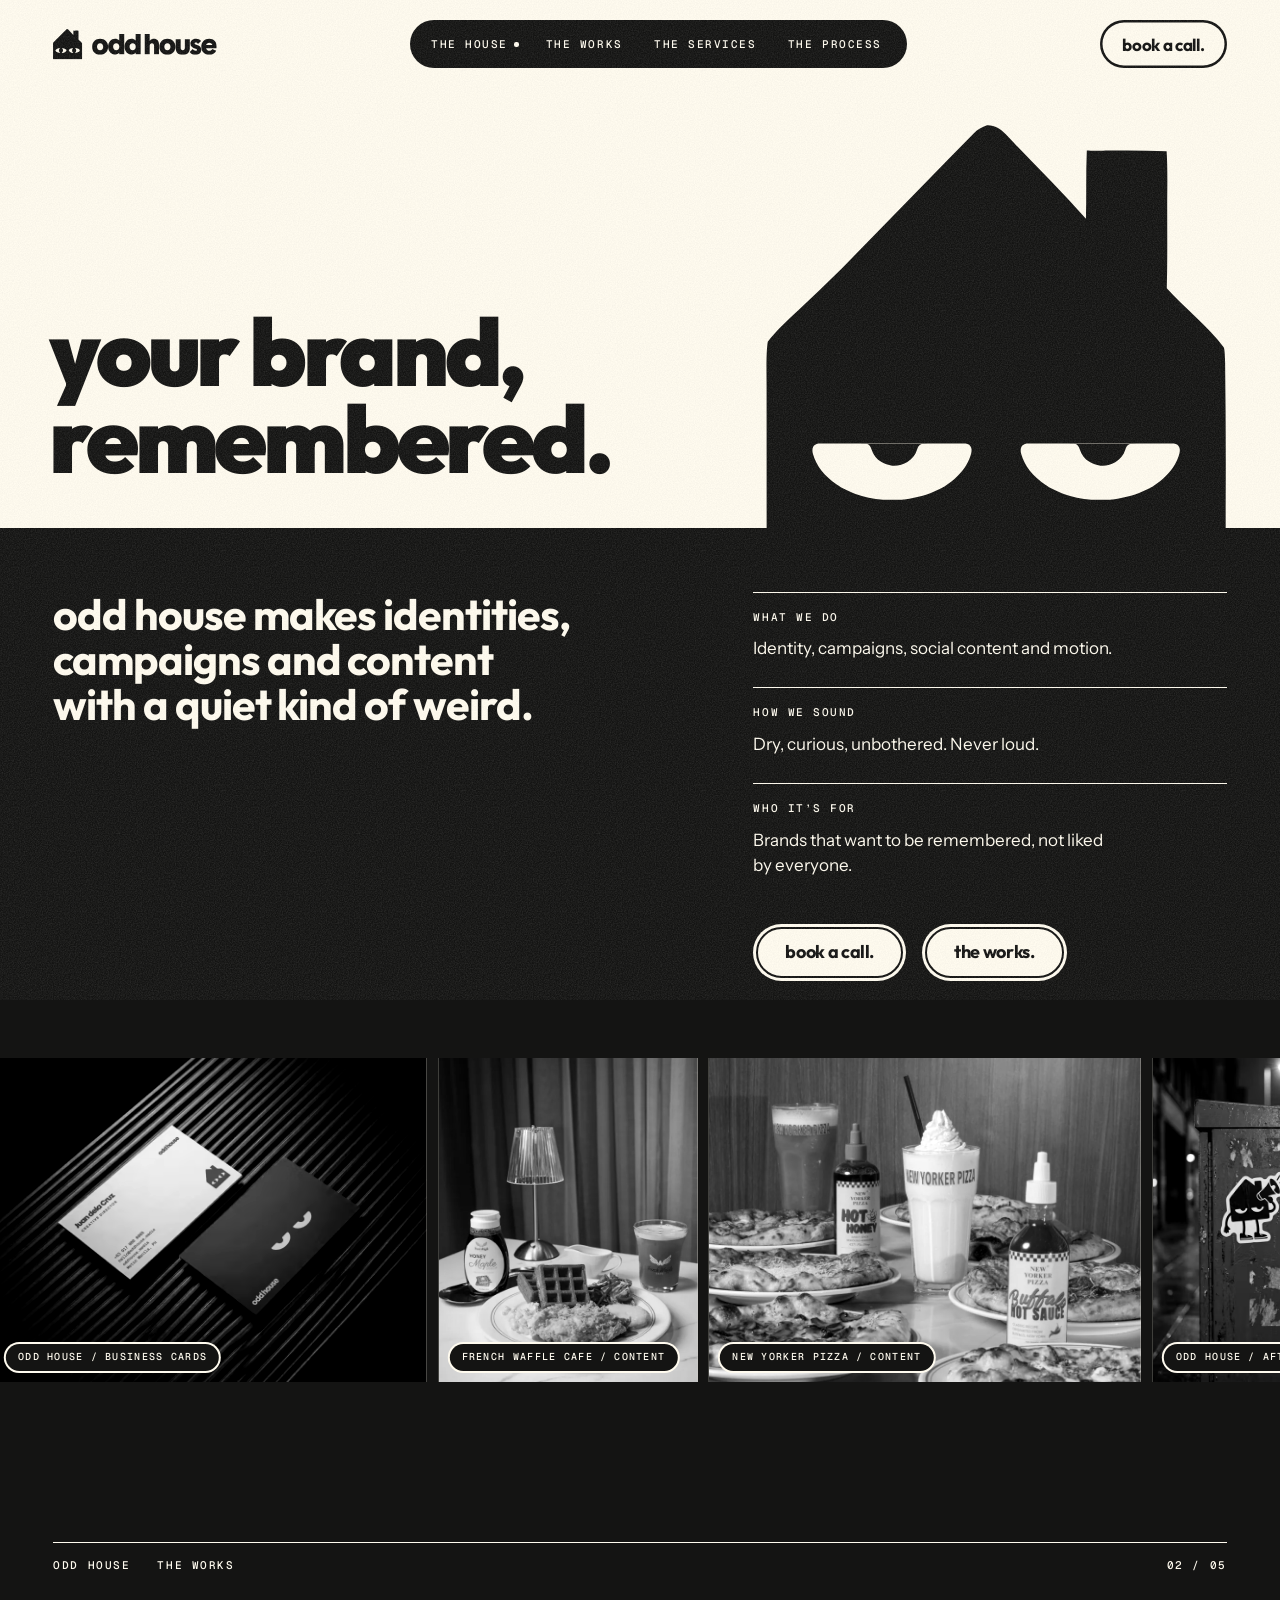
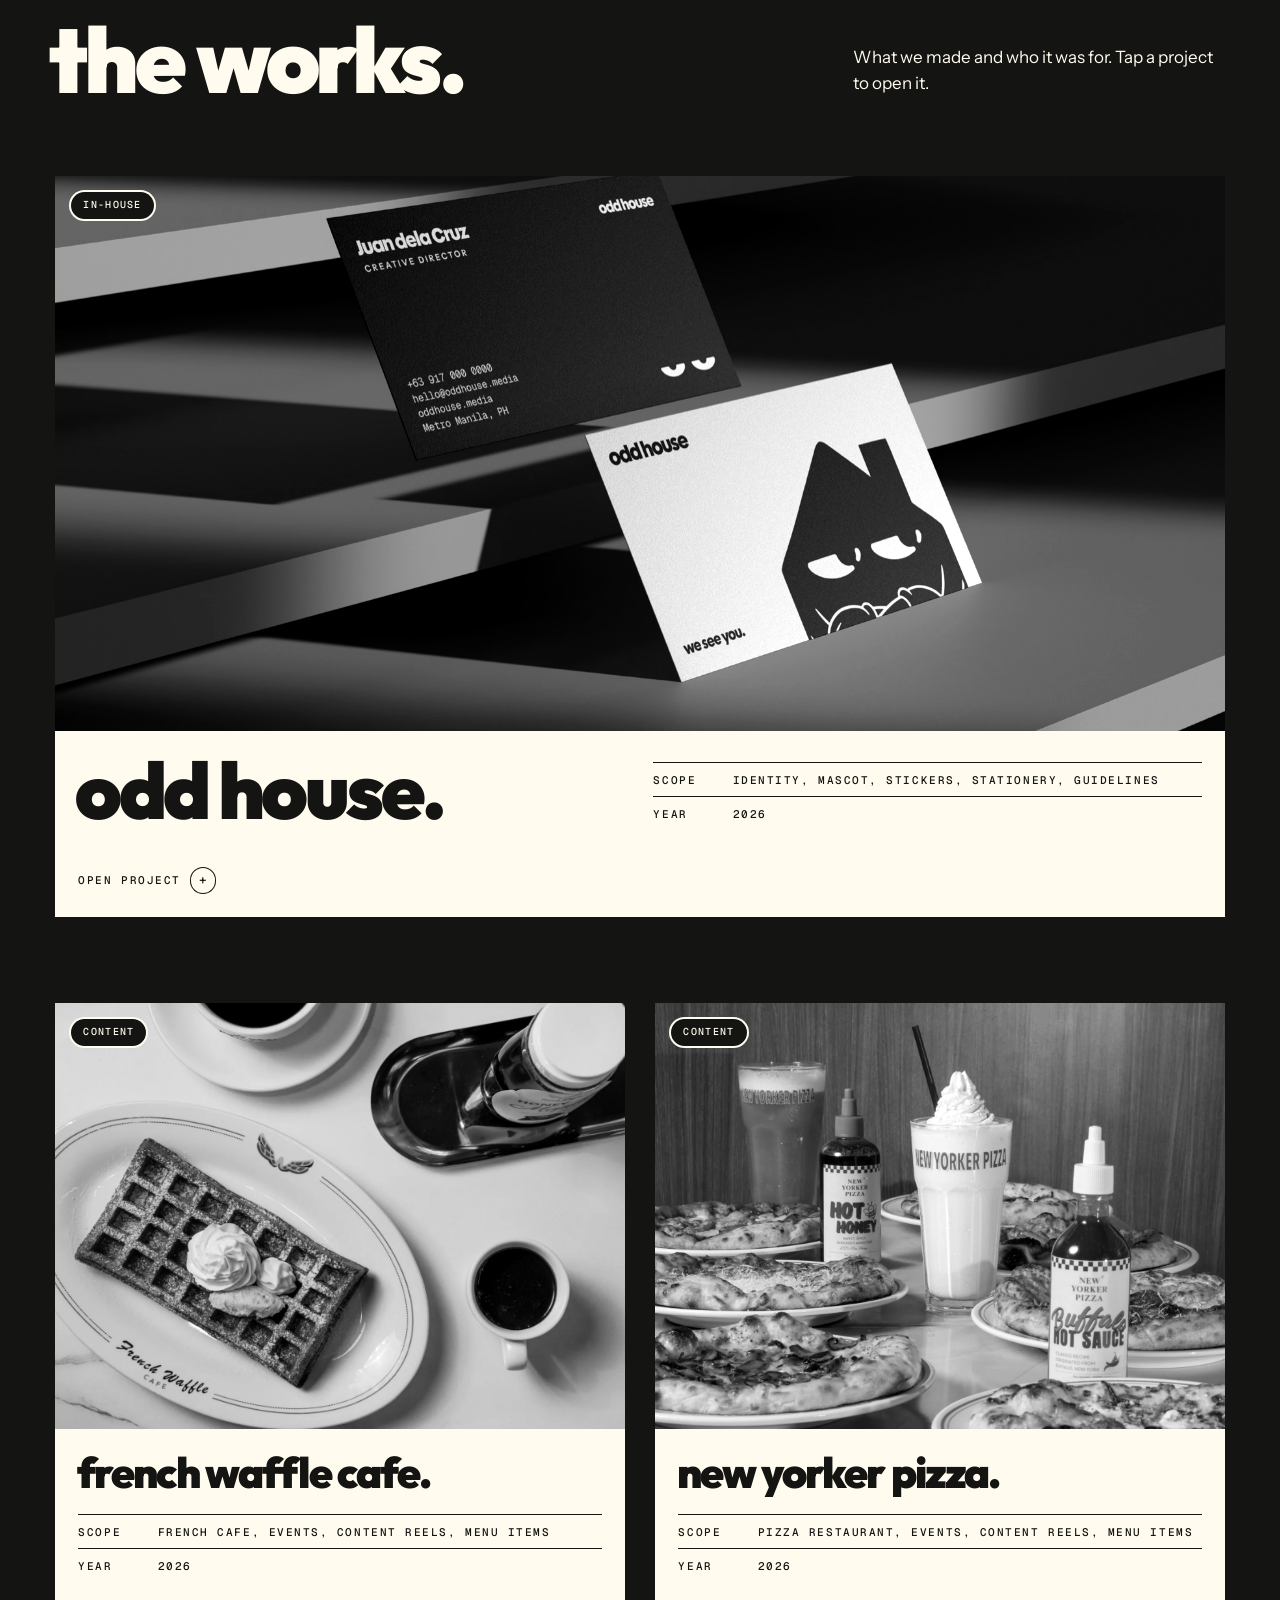
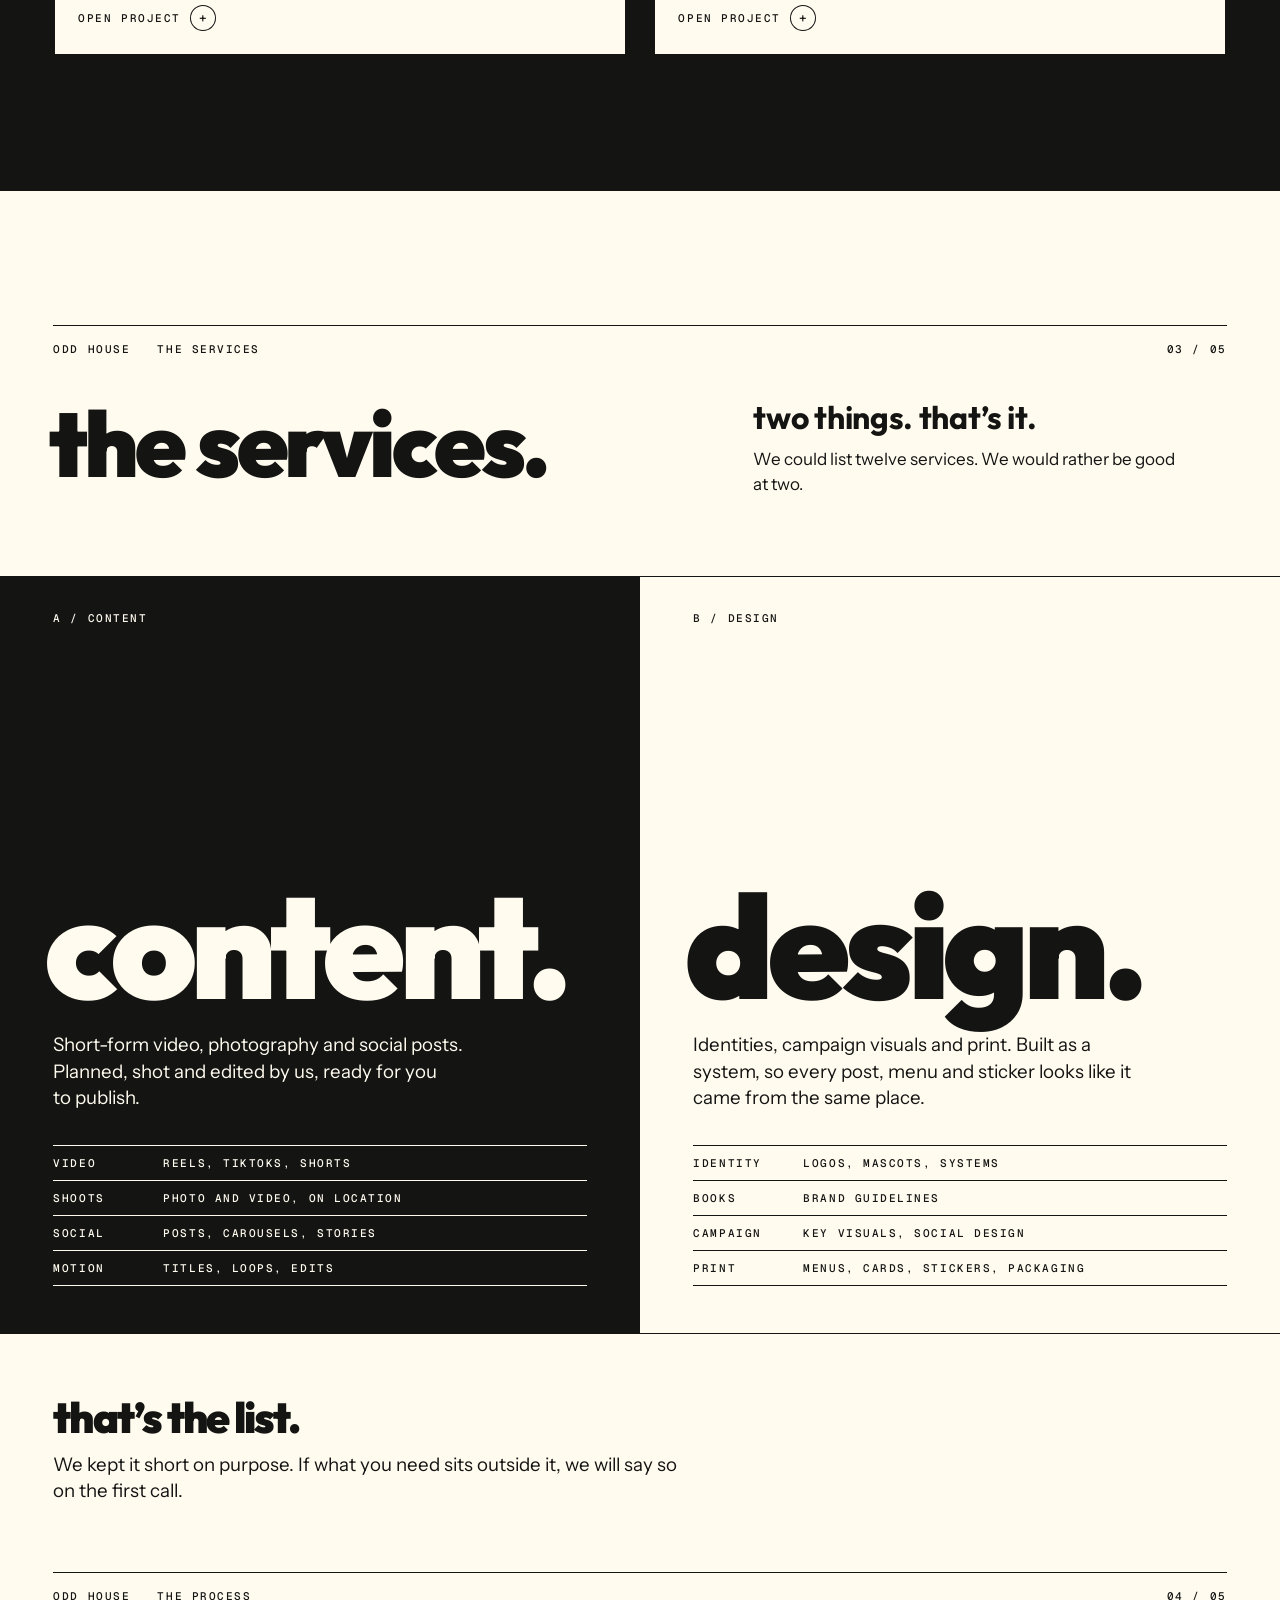
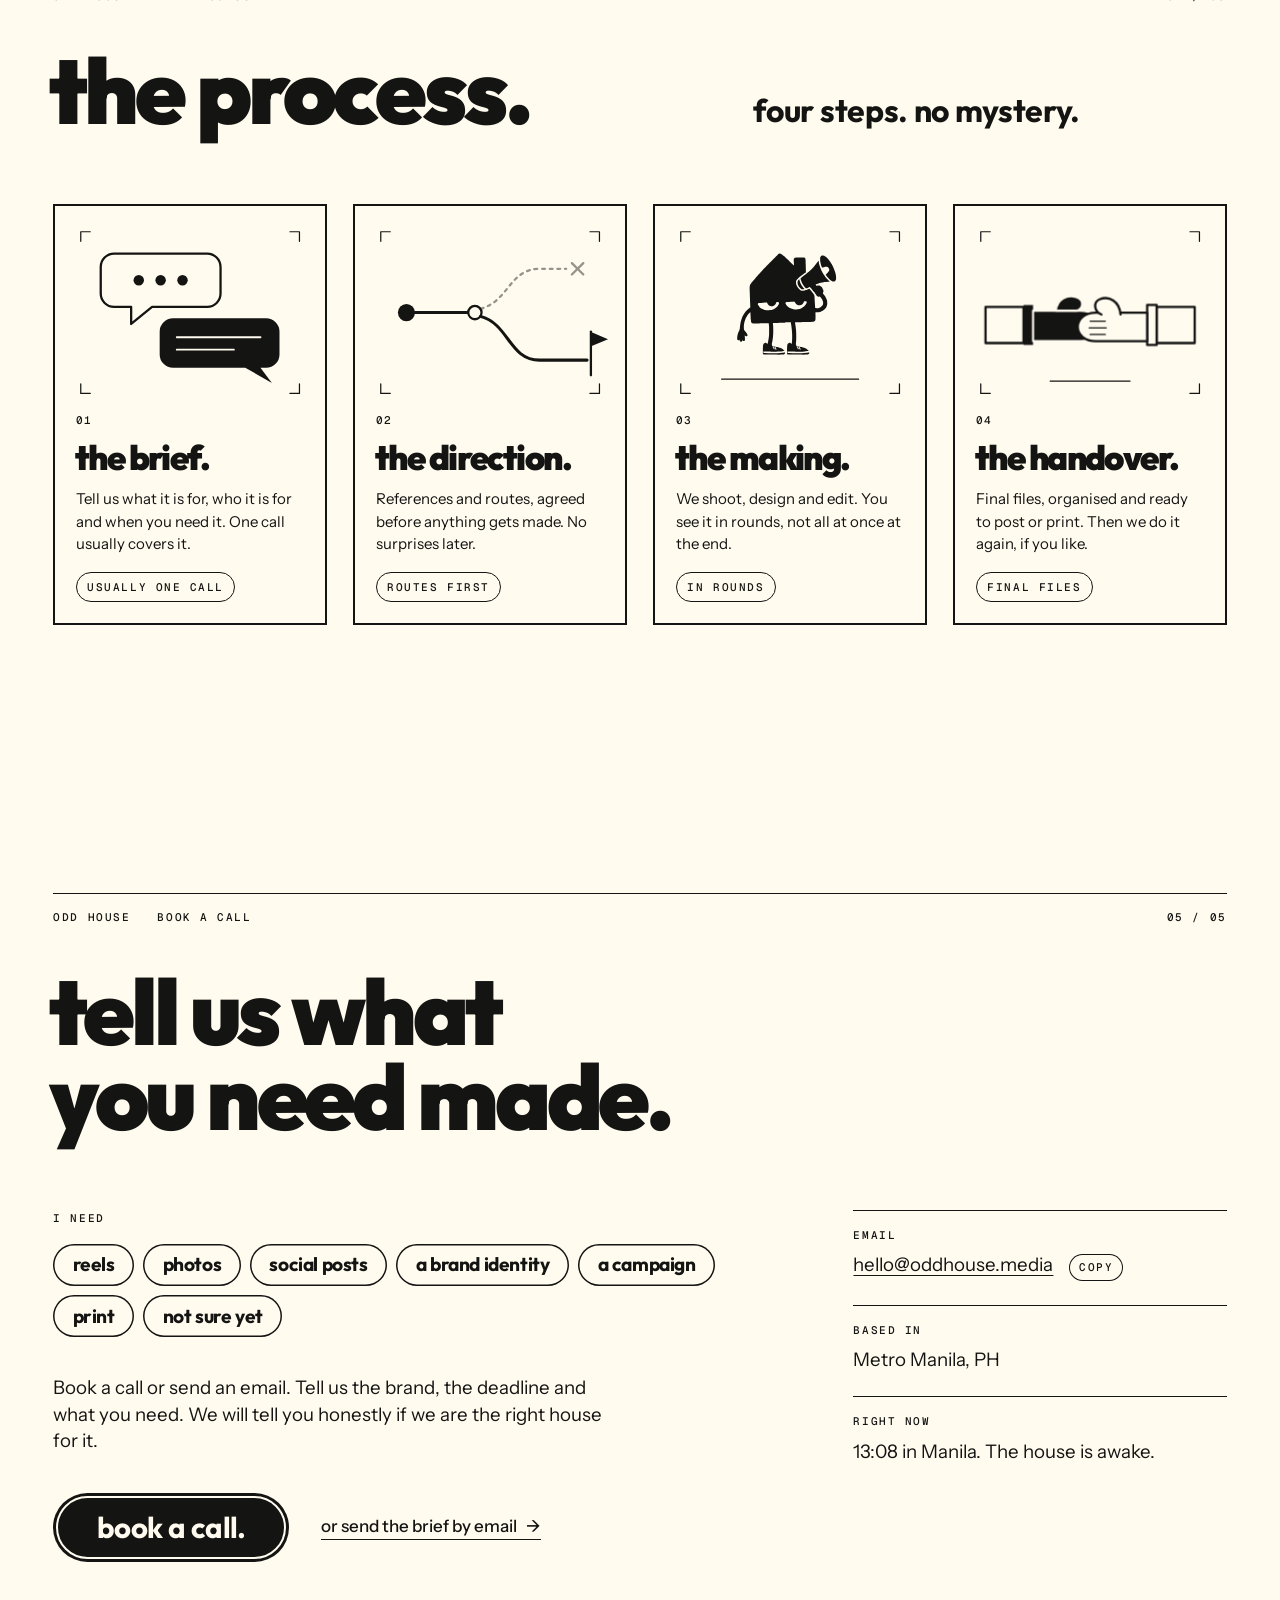
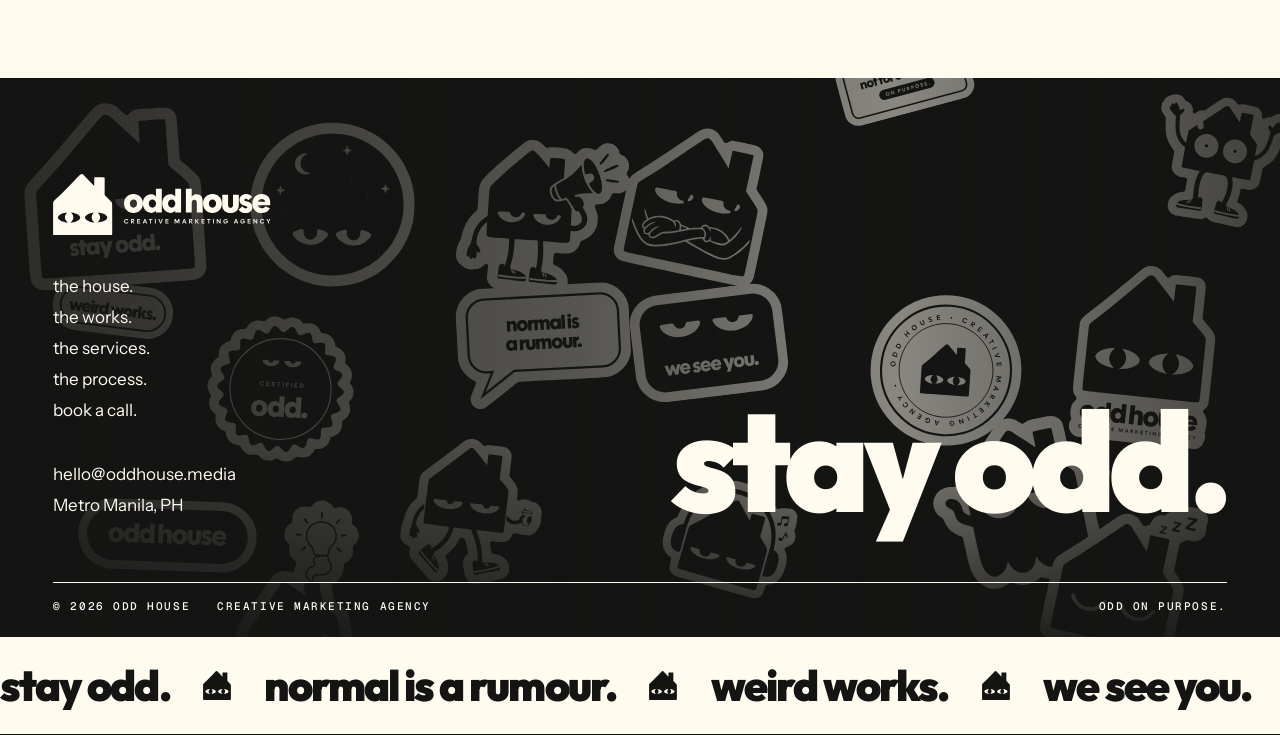
<file: index.html>
<!doctype html>
<html lang="en">
<head>
<meta charset="utf-8">
<meta name="viewport" content="width=device-width, initial-scale=1, viewport-fit=cover">
<title>Odd House Draft</title>
<meta name="description" content="Odd House is a creative marketing agency in Metro Manila. We produce social content and design brand identities for brands that would rather be remembered than liked by everyone.">
  <!-- BEFORE LAUNCH: confirm the domain in the three URLs below. -->
  <link rel="canonical" href="https://oddhouse.media/">
  <meta property="og:url" content="https://oddhouse.media/">
  <meta property="og:image" content="https://oddhouse.media/assets/brand/og.png">
  <meta property="og:type" content="website">
  <meta property="og:site_name" content="Odd House">
  <meta property="og:title" content="Odd House | Content and design for brands">
  <meta property="og:description" content="A creative marketing agency in Manila. Social content and brand identities, odd on purpose.">
  <meta property="og:image:width" content="1200">
  <meta property="og:image:height" content="630">
  <meta name="twitter:card" content="summary_large_image">
  <meta name="theme-color" content="#141413">
  <meta name="color-scheme" content="dark light">

  <!-- The "js" flag and the intro flag are set before first paint so nothing flashes. -->
  <script>
    (function (d) {
      // These lived on <html> in the original site: the artifact supplies <html>, so they are set here.
      d.setAttribute('lang', 'en');
      d.setAttribute('data-lights', 'off');   // the lights switch is gone in this draft
      d.classList.add('js');
      /* INTRO START */
      // The 2-second character intro: once per browser session, never on a deep link, never with reduced motion.
      try {
        var calm = window.matchMedia && matchMedia('(prefers-reduced-motion: reduce)').matches;
        if (!calm && !sessionStorage.getItem('oh-intro-seen') && !location.hash) d.classList.add('is-intro');
      } catch (e) {}
      /* INTRO END */
    })(document.documentElement);
  </script>

  <!-- TYPE
       Headlines are Polymath Display (Adobe Fonts). Create a web project at fonts.adobe.com
       with Polymath Display Black, Bold and Semibold, then paste its <link> on the next line.
       Until then the site uses Outfit, the closest open-licence match.
  -->
  <!-- <link rel="stylesheet" href="https://use.typekit.net/YOUR-KIT-ID.css"> -->
  <link rel="preconnect" href="https://fonts.googleapis.com">
  <link rel="preconnect" href="https://fonts.gstatic.com" crossorigin>
  <link href="https://fonts.googleapis.com/css2?family=Geist+Mono:wght@400;500&family=Instrument+Sans:wght@400;500;600&family=Outfit:wght@600;700;900&display=swap" rel="stylesheet">

  <link rel="stylesheet" href="assets/css/main.css">
  <!-- INTRO START --><link rel="stylesheet" href="assets/css/intro.css"><!-- INTRO END -->

  <script type="application/ld+json">
  {
    "@context": "https://schema.org",
    "@type": "ProfessionalService",
    "name": "Odd House",
    "description": "Creative marketing agency producing social content and brand design.",
    "slogan": "odd on purpose.",
    "url": "https://oddhouse.media/",
    "logo": "https://oddhouse.media/assets/brand/icon-512.png",
    "image": "https://oddhouse.media/assets/brand/og.png",
    "email": "hello@oddhouse.media",
    "address": { "@type": "PostalAddress", "addressLocality": "Metro Manila", "addressCountry": "PH" },
    "areaServed": "Worldwide",
    "knowsAbout": ["Brand identity", "Social media content", "Short-form video", "Campaign design", "Motion graphics"]
  }
  </script>

</head>
<body>
<a class="skip" href="#main">skip to content</a>

  <!-- Shared eye shapes. Every pair of eyes on the page reuses these. -->
  <svg class="defs" width="0" height="0" aria-hidden="true" focusable="false">
    <defs>
      <path id="eye-bowl" d="M177.83 139.74C154.23 137.7 129.29 132.42 109.56 125.31C100.04 121.88 95.8 120.06 85.63 115.05C75.44 110.04 72.95 108.62 63.68 102.54C33.28 82.63 11.74 55.22 3.92 26.48C0 12.08 5 2.41 17.4.49C19.58.15 42.56 0 75.35.1L324.95.1C357.74 0 380.72.15 382.9.49C394.77 2.33 400 11.48 396.65 24.51C394.1 34.44 390 44.15 384.08 54.3C373.64 72.22 353.25 92.2 331.93 105.4C324.31 110.11 324.54 109.99 315.56 114.5C290.49 127.1 263.87 134.78 230.99 138.9C222.39 139.99 187.08 140.54 177.83 139.74Z"/>
      <path id="eye-pupil" d="M118-80L118 .24C126 .3 130.03.42 131.73 1.1C137.76 3.54 140.82 7.27 143.2 15.07C147.68 29.76 155.9 40.9 168.15 48.87C176.28 54.16 183.83 56.81 194.49 58.14C206.71 59.66 221.48 55.92 232.45 48.54C244.12 40.69 251.74 30.54 256.06 17.1C258.51 9.48 260.62 5.92 264.08 3.57C267 1.6 270 .5 282 .2L282-80Z"/>
      <clipPath id="eye-clip"><use href="#eye-bowl"/></clipPath>
    </defs>
  </svg>

  <div class="grain" aria-hidden="true"></div>

  <!-- INTRO START -->
  <!-- ============================================================ INTRO
       Two seconds with one character and its line: the live house or one of its moods, picked fresh each visit. Tap, click, Escape or Enter skips it. See assets/js/intro.js. -->
  <div class="intro" data-intro role="button" tabindex="0" aria-label="Odd House intro. Press Enter to skip.">
    <div class="intro__mid">
      <div class="intro__house" data-intro-house>
        <svg viewBox="0 0 240 248.94" aria-hidden="true" data-intro-svg data-mood="idle">
          <defs><clipPath id="ge-clip"><path d="M-45.10 -0.57C-45.06 -2.22 -44.16 -3.99 -43.25 -5.45C-42.35 -6.91 -40.97 -8.16 -39.66 -9.34C-38.36 -10.52 -36.92 -11.59 -35.44 -12.54C-33.96 -13.49 -32.37 -14.31 -30.77 -15.06C-29.17 -15.80 -27.51 -16.43 -25.84 -17.00C-24.17 -17.58 -22.46 -18.05 -20.75 -18.50C-19.04 -18.94 -17.31 -19.32 -15.58 -19.67C-13.85 -20.02 -12.12 -20.43 -10.36 -20.63C-8.61 -20.83 -6.84 -20.82 -5.08 -20.86C-3.31 -20.90 -1.54 -20.88 0.23 -20.89C1.99 -20.90 3.77 -21.00 5.53 -20.92C7.29 -20.83 9.05 -20.61 10.80 -20.38C12.56 -20.16 14.31 -19.89 16.04 -19.56C17.78 -19.23 19.51 -18.86 21.22 -18.41C22.93 -17.96 24.63 -17.45 26.29 -16.84C27.94 -16.24 29.59 -15.56 31.17 -14.78C32.75 -14.00 34.31 -13.13 35.78 -12.16C37.25 -11.19 38.71 -10.15 40.00 -8.95C41.28 -7.76 42.64 -6.47 43.49 -4.98C44.34 -3.49 45.13 -1.65 45.10 -0.01C45.06 1.64 44.19 3.43 43.28 4.88C42.36 6.33 40.95 7.55 39.61 8.70C38.28 9.85 36.78 10.83 35.29 11.77C33.80 12.71 32.25 13.58 30.66 14.36C29.08 15.13 27.45 15.83 25.78 16.42C24.12 17.01 22.41 17.47 20.69 17.89C18.98 18.31 17.23 18.62 15.49 18.95C13.76 19.27 12.01 19.53 10.26 19.82C8.52 20.11 6.78 20.53 5.03 20.68C3.28 20.84 1.51 20.77 -0.25 20.74C-2.02 20.71 -3.79 20.66 -5.55 20.50C-7.31 20.34 -9.06 20.05 -10.81 19.80C-12.56 19.56 -14.32 19.35 -16.06 19.03C-17.80 18.72 -19.53 18.36 -21.24 17.90C-22.94 17.44 -24.63 16.90 -26.28 16.27C-27.93 15.64 -29.56 14.94 -31.14 14.15C-32.72 13.36 -34.27 12.49 -35.75 11.52C-37.22 10.56 -38.70 9.54 -39.99 8.35C-41.29 7.17 -42.66 5.89 -43.51 4.40C-44.36 2.92 -45.15 1.07 -45.10 -0.57Z"/></clipPath></defs>
          <use class="gate__shape" href="assets/brand/sprite.svg#house-solid" width="240" height="248.94"/>
          <g data-geye transform="translate(64.8 176.2)">
            <g class="ge__lid"><path class="ge__white" d="M-45.10 -0.57C-45.06 -2.22 -44.16 -3.99 -43.25 -5.45C-42.35 -6.91 -40.97 -8.16 -39.66 -9.34C-38.36 -10.52 -36.92 -11.59 -35.44 -12.54C-33.96 -13.49 -32.37 -14.31 -30.77 -15.06C-29.17 -15.80 -27.51 -16.43 -25.84 -17.00C-24.17 -17.58 -22.46 -18.05 -20.75 -18.50C-19.04 -18.94 -17.31 -19.32 -15.58 -19.67C-13.85 -20.02 -12.12 -20.43 -10.36 -20.63C-8.61 -20.83 -6.84 -20.82 -5.08 -20.86C-3.31 -20.90 -1.54 -20.88 0.23 -20.89C1.99 -20.90 3.77 -21.00 5.53 -20.92C7.29 -20.83 9.05 -20.61 10.80 -20.38C12.56 -20.16 14.31 -19.89 16.04 -19.56C17.78 -19.23 19.51 -18.86 21.22 -18.41C22.93 -17.96 24.63 -17.45 26.29 -16.84C27.94 -16.24 29.59 -15.56 31.17 -14.78C32.75 -14.00 34.31 -13.13 35.78 -12.16C37.25 -11.19 38.71 -10.15 40.00 -8.95C41.28 -7.76 42.64 -6.47 43.49 -4.98C44.34 -3.49 45.13 -1.65 45.10 -0.01C45.06 1.64 44.19 3.43 43.28 4.88C42.36 6.33 40.95 7.55 39.61 8.70C38.28 9.85 36.78 10.83 35.29 11.77C33.80 12.71 32.25 13.58 30.66 14.36C29.08 15.13 27.45 15.83 25.78 16.42C24.12 17.01 22.41 17.47 20.69 17.89C18.98 18.31 17.23 18.62 15.49 18.95C13.76 19.27 12.01 19.53 10.26 19.82C8.52 20.11 6.78 20.53 5.03 20.68C3.28 20.84 1.51 20.77 -0.25 20.74C-2.02 20.71 -3.79 20.66 -5.55 20.50C-7.31 20.34 -9.06 20.05 -10.81 19.80C-12.56 19.56 -14.32 19.35 -16.06 19.03C-17.80 18.72 -19.53 18.36 -21.24 17.90C-22.94 17.44 -24.63 16.90 -26.28 16.27C-27.93 15.64 -29.56 14.94 -31.14 14.15C-32.72 13.36 -34.27 12.49 -35.75 11.52C-37.22 10.56 -38.70 9.54 -39.99 8.35C-41.29 7.17 -42.66 5.89 -43.51 4.40C-44.36 2.92 -45.15 1.07 -45.10 -0.57Z"/><g clip-path="url(#ge-clip)"><ellipse class="ge__pupil" rx="17.2" ry="20.9"/></g></g>
            <path class="ge__happy" d="M-26 9Q0 -19 26 9"/>
          </g>
          <g data-geye transform="translate(174.4 176.2)">
            <g class="ge__lid"><path class="ge__white" d="M-45.10 -0.57C-45.06 -2.22 -44.16 -3.99 -43.25 -5.45C-42.35 -6.91 -40.97 -8.16 -39.66 -9.34C-38.36 -10.52 -36.92 -11.59 -35.44 -12.54C-33.96 -13.49 -32.37 -14.31 -30.77 -15.06C-29.17 -15.80 -27.51 -16.43 -25.84 -17.00C-24.17 -17.58 -22.46 -18.05 -20.75 -18.50C-19.04 -18.94 -17.31 -19.32 -15.58 -19.67C-13.85 -20.02 -12.12 -20.43 -10.36 -20.63C-8.61 -20.83 -6.84 -20.82 -5.08 -20.86C-3.31 -20.90 -1.54 -20.88 0.23 -20.89C1.99 -20.90 3.77 -21.00 5.53 -20.92C7.29 -20.83 9.05 -20.61 10.80 -20.38C12.56 -20.16 14.31 -19.89 16.04 -19.56C17.78 -19.23 19.51 -18.86 21.22 -18.41C22.93 -17.96 24.63 -17.45 26.29 -16.84C27.94 -16.24 29.59 -15.56 31.17 -14.78C32.75 -14.00 34.31 -13.13 35.78 -12.16C37.25 -11.19 38.71 -10.15 40.00 -8.95C41.28 -7.76 42.64 -6.47 43.49 -4.98C44.34 -3.49 45.13 -1.65 45.10 -0.01C45.06 1.64 44.19 3.43 43.28 4.88C42.36 6.33 40.95 7.55 39.61 8.70C38.28 9.85 36.78 10.83 35.29 11.77C33.80 12.71 32.25 13.58 30.66 14.36C29.08 15.13 27.45 15.83 25.78 16.42C24.12 17.01 22.41 17.47 20.69 17.89C18.98 18.31 17.23 18.62 15.49 18.95C13.76 19.27 12.01 19.53 10.26 19.82C8.52 20.11 6.78 20.53 5.03 20.68C3.28 20.84 1.51 20.77 -0.25 20.74C-2.02 20.71 -3.79 20.66 -5.55 20.50C-7.31 20.34 -9.06 20.05 -10.81 19.80C-12.56 19.56 -14.32 19.35 -16.06 19.03C-17.80 18.72 -19.53 18.36 -21.24 17.90C-22.94 17.44 -24.63 16.90 -26.28 16.27C-27.93 15.64 -29.56 14.94 -31.14 14.15C-32.72 13.36 -34.27 12.49 -35.75 11.52C-37.22 10.56 -38.70 9.54 -39.99 8.35C-41.29 7.17 -42.66 5.89 -43.51 4.40C-44.36 2.92 -45.15 1.07 -45.10 -0.57Z"/><g clip-path="url(#ge-clip)"><ellipse class="ge__pupil" rx="17.2" ry="20.9"/></g></g>
            <path class="ge__happy" d="M-26 9Q0 -19 26 9"/>
          </g>
        </svg>
        <div class="intro__mood" aria-hidden="true" hidden data-intro-mood></div>
      </div>
      <p class="intro__hint display" aria-live="polite" data-intro-hint>that’s odd.</p>
    </div>
  </div>
  <!-- INTRO END -->

  <!-- ============================================================ HEADER
       The logo on its own, the nav sticker and the book-a-call sticker. -->
  <header class="top" data-top>
    <a class="logo stick--logo" href="#house" aria-label="Odd House, back to top">
      <svg class="logo__house" viewBox="0 0 240 248.94" aria-hidden="true"><use href="assets/brand/sprite.svg#house"/></svg>
      <svg class="logo__word" viewBox="0 0 600 100.11" aria-hidden="true"><use href="assets/brand/sprite.svg#wordmark"/></svg>
    </a>

    <nav class="stick stick--nav" aria-label="Primary">
      <a href="#house">the house</a>
      <a href="#work">the works</a>
      <a href="#make">the services</a>
      <a href="#how">the process</a>
    </nav>

    <div class="top__right">
      <a class="stick stick--cta" href="#contact">book a call.</a>
      <button class="stick stick--menu" type="button" data-menu-toggle aria-expanded="false" aria-controls="menu">
        <span data-menu-label>menu</span>
      </button>
    </div>
  </header>

  <!-- Mobile menu -->
  <div class="menu" id="menu" data-menu hidden>
    <nav class="menu__nav" aria-label="Menu">
      <a href="#house"><span class="label">01</span>the house.</a>
      <a href="#work"><span class="label">02</span>the works.</a>
      <a href="#make"><span class="label">03</span>the services.</a>
      <a href="#how"><span class="label">04</span>the process.</a>
      <a href="#contact"><span class="label">05</span>book a call.</a>
    </nav>
    <p class="menu__foot label">odd house <span>creative marketing agency</span> <span>metro manila, ph</span></p>
  </div>

  <main id="main">

    <!-- ============================================================ 01 THE HOUSE
         The first screen. The house stands on the ink ground on the right and looks back;
         the line sits beside it. Below, on the ground: what we make, the three facts, two buttons. -->
    <section class="home" id="house" data-page="the house">
      <div class="home__top" data-tone="paper">
        <div class="home__row wrap">
          <h1 class="display home__title home__title--wide" data-split>your brand, <br>remembered.</h1>
          <div class="home__house" aria-hidden="true">
            <svg viewBox="0 0 1000 876" data-eyes="peek">
          <use class="peek__house" href="assets/brand/sprite.svg#house-solid" width="1000" height="1037.25"/>
          <g transform="translate(98.5 691) scale(.8745)">
            <g class="eye"><g class="eye__lid"><use class="eye__white" href="#eye-bowl"/><g clip-path="url(#eye-clip)"><use class="eye__pupil" href="#eye-pupil"/></g></g></g>
            <g class="eye" transform="translate(516.83 0)"><g class="eye__lid"><use class="eye__white" href="#eye-bowl"/><g clip-path="url(#eye-clip)"><use class="eye__pupil" href="#eye-pupil"/></g></g></g>
          </g>
        </svg>
          </div>
        </div>
      </div>
      <div class="home__base" data-tone="ink">
        <div class="home__grid wrap">
          <!-- On narrow screens the headline sits here, on the ground, and the cream area holds only the house. -->
          <h1 class="display home__title home__title--narrow" data-split>your brand, <br>remembered.</h1>
          <p class="home__lede" data-reveal>odd house makes identities, campaigns and content with a quiet kind of weird.</p>
          <div class="home__side">
            <dl class="facts home__facts">
              <div data-reveal><dt class="label">what we do</dt><dd>Identity, campaigns, social content and motion.</dd></div>
              <div data-reveal><dt class="label">how we sound</dt><dd>Dry, curious, unbothered. Never loud.</dd></div>
              <div data-reveal><dt class="label">who it’s for</dt><dd>Brands that want to be remembered, not liked by everyone.</dd></div>
            </dl>
            <div class="home__cta" data-reveal>
              <a class="btn" href="#contact" data-book><span>book a call.</span></a>
              <a class="btn" href="#work"><span>the works.</span></a>
            </div>
          </div>
        </div>
      </div>
    </section>

    <!-- The work strip: right after the first screen. -->
    <div class="strip" data-tone="ink">
      <!-- The strip that peeks into the first screen. Swap these frames for client work
           (stills, or <video muted loop playsinline> inside .reel__frame). Keep 6 to 9 frames. -->
      <div class="reel" data-reel aria-label="Previews of recent work">
        <ul class="reel__track" data-reel-track>
          <li class="reel__frame reel__frame--wide">
            <picture>
              <source type="image/avif" srcset="assets/img/cards-dark-900.avif">
              <img src="assets/img/cards-dark-900.jpg" width="900" height="672" alt="Odd House business cards on a dark ribbed surface" fetchpriority="high">
            </picture>
            <span class="tag">odd house <b>business cards</b></span>
          </li>
          <li class="reel__frame reel__frame--tall">
            <picture><img src="assets/img/fwc-work-1-900.webp" width="600" height="900" alt="Chicken and waffles at French Waffle Cafe, with honey maple syrup and iced tea"></picture>
            <span class="tag">french waffle cafe <b>content</b></span>
          </li>
          <li class="reel__frame reel__frame--wide">
            <picture><img src="assets/img/nyp-work-1-900.webp" width="900" height="720" alt="A table of New Yorker Pizza pies, shakes, hot honey and buffalo sauce" loading="lazy"></picture>
            <span class="tag">new yorker pizza <b>content</b></span>
          </li>
          <li class="reel__frame reel__frame--tall">
            <picture>
              <source type="image/avif" srcset="assets/img/stickers-street-600.avif">
              <img src="assets/img/stickers-street-600.jpg" width="600" height="750" alt="House stickers on a street utility box at night" loading="lazy">
            </picture>
            <span class="tag">odd house <b>after dark</b></span>
          </li>
          <li class="reel__frame reel__frame--wide">
            <picture><img src="assets/img/fwc-work-3-900.webp" width="900" height="600" alt="Glazed waffles on the French Waffle Cafe display rack" loading="lazy"></picture>
            <span class="tag">french waffle cafe <b>content</b></span>
          </li>
          <li class="reel__frame reel__frame--tall">
            <picture><img src="assets/img/nyp-work-3-900.webp" width="720" height="900" alt="A hand lifting a pepperoni pizza next to New Yorker Pizza buffalo sauce" loading="lazy"></picture>
            <span class="tag">new yorker pizza <b>content</b></span>
          </li>
          <li class="reel__frame reel__frame--wide">
            <picture>
              <source type="image/avif" srcset="assets/img/guidelines-book-900.avif">
              <img src="assets/img/guidelines-book-900.jpg" width="900" height="675" alt="The printed Odd House brand guidelines, open on a stone surface" loading="lazy">
            </picture>
            <span class="tag">odd house <b>brand guidelines</b></span>
          </li>
          <li class="reel__frame reel__frame--tall">
            <picture><img src="assets/img/nyp-work-5-900.webp" width="720" height="900" alt="Ladling sauce onto fresh dough at New Yorker Pizza" loading="lazy"></picture>
            <span class="tag">new yorker pizza <b>content</b></span>
          </li>
          <li class="reel__frame reel__frame--wide">
            <picture><img src="assets/img/fwc-work-4-900.webp" width="900" height="600" alt="A box of nine French Waffle Cafe waffles being packed" loading="lazy"></picture>
            <span class="tag">french waffle cafe <b>content</b></span>
          </li>
        </ul>
      </div>
    </div>

    <!-- ============================================================ 02 THE WORKS -->
    <section class="work" id="work" data-tone="ink" data-page="the works">
      <div class="wrap">
        <header class="sec-head">
          <p class="sec-head__bar label"><span>odd house <span class="gap">the works</span></span><span>02 / 05</span></p>
          <h2 class="display sec-head__title" data-split>the works.</h2>
          <p class="sec-head__note" data-reveal>What we made and who it was for. Tap a project to open it.</p>
        </header>

        <ol class="cases">

          <!-- CASE (real). Copy this whole <li> for each client project. -->
          <li class="case case--feature" data-reveal>
            <button class="case__open" type="button" data-case="odd-house" aria-haspopup="dialog">
              <span class="frame">
                <picture>
                  <img src="assets/img/cards-angled-1800.jpg" srcset="assets/img/cards-angled-900.jpg 900w, assets/img/cards-angled-1800.jpg 1800w" sizes="(min-width: 900px) 92vw, 100vw" width="1800" height="1013" alt="Front and back of the Odd House business cards" loading="lazy">
                </picture>
                <span class="tag">in-house</span>
              </span>
              <span class="case__info">
                <span class="case__name display">odd house.</span>
                <span class="case__facts label">
                  <span><i>scope</i> identity, mascot, stickers, stationery, guidelines</span>
                  <span><i>year</i> 2026</span>
                </span>
                <span class="case__go label" aria-hidden="true">open project <span>+</span></span>
              </span>
            </button>
          </li>

          <!-- More projects: copy one of the cards below. -->
          <li class="case" data-reveal>
            <button class="case__open" type="button" data-case="french-waffle-cafe" aria-haspopup="dialog">
              <span class="frame">
                <picture><img src="assets/img/fwc-work-5.webp" width="1600" height="1067" alt="A dusted waffle on a French Waffle Cafe plate, from above, with coffee and syrup" loading="lazy"></picture>
                <span class="tag">content</span>
              </span>
              <span class="case__info">
                <span class="case__name display">french waffle cafe.</span>
                <span class="case__facts label">
                  <span><i>scope</i> French cafe, events, content reels, menu items</span>
                  <span><i>year</i> 2026</span>
                </span>
                <span class="case__go label" aria-hidden="true">open project <span>+</span></span>
              </span>
            </button>
          </li>

          <li class="case" data-reveal>
            <button class="case__open" type="button" data-case="new-yorker-pizza" aria-haspopup="dialog">
              <span class="frame">
                <picture><img src="assets/img/nyp-work-1.webp" width="1600" height="1280" alt="A table of New Yorker Pizza pies, shakes, hot honey and buffalo sauce" loading="lazy"></picture>
                <span class="tag">content</span>
              </span>
              <span class="case__info">
                <span class="case__name display">new yorker pizza.</span>
                <span class="case__facts label">
                  <span><i>scope</i> Pizza Restaurant, events, content reels, menu items</span>
                  <span><i>year</i> 2026</span>
                </span>
                <span class="case__go label" aria-hidden="true">open project <span>+</span></span>
              </span>
            </button>
          </li>
        </ol>
      </div>
    </section>

    <!-- ============================================================ 03 THE SERVICES -->
    <section class="make" id="make" data-tone="paper" data-page="the services">
      <div class="wrap">
        <header class="sec-head">
          <p class="sec-head__bar label"><span>odd house <span class="gap">the services</span></span><span>03 / 05</span></p>
          <h2 class="display sec-head__title" data-split>the services.</h2>
          <div class="sec-head__side" data-reveal>
            <p class="display sec-head__kicker">two things. that’s it.</p>
            <p class="sec-head__note">We could list twelve services. We would rather be good at two.</p>
          </div>
        </header>
      </div>

      <div class="split" data-split-panels>
        <article class="split__half" data-tone="ink" data-half="content">
          <div class="split__media split__media--slides split__media--desk" aria-hidden="true" data-slides><img src="assets/img/stickers-notebook-900.jpg" alt="" loading="lazy" decoding="async" class="is-on"><img src="assets/img/stickers-street-600.jpg" alt="" loading="lazy" decoding="async"><img src="assets/img/guidelines-book-900.jpg" alt="" loading="lazy" decoding="async"><img src="assets/img/stickers-laptop-600.jpg" alt="" loading="lazy" decoding="async"></div>
          <div class="split__media split__media--video split__media--phone" aria-hidden="true"><video muted loop playsinline preload="none" poster="assets/video/teaser-poster.webp" data-split-video><source src="assets/video/teaser.mp4" type="video/mp4"></video></div>
          <p class="label">a / content</p>
          <h3 class="display split__word">content.</h3>
          <p class="split__copy">Short-form video, photography and social posts. Planned, shot and edited by us, ready for you to publish.</p>
          <dl class="spec">
            <div><dt>video</dt><dd>reels, tiktoks, shorts</dd></div>
            <div><dt>shoots</dt><dd>photo and video, on location</dd></div>
            <div><dt>social</dt><dd>posts, carousels, stories</dd></div>
            <div><dt>motion</dt><dd>titles, loops, edits</dd></div>
          </dl>
        </article>

        <article class="split__half" data-tone="paper" data-half="design">
          <div class="split__media split__media--video split__media--desk" aria-hidden="true"><video muted loop playsinline preload="none" poster="assets/video/teaser-poster.webp" data-split-video><source src="assets/video/teaser.mp4" type="video/mp4"></video></div>
          <div class="split__media split__media--slides split__media--phone" aria-hidden="true" data-slides><img src="assets/img/stickers-notebook-900.jpg" alt="" loading="lazy" decoding="async" class="is-on"><img src="assets/img/stickers-street-600.jpg" alt="" loading="lazy" decoding="async"><img src="assets/img/guidelines-book-900.jpg" alt="" loading="lazy" decoding="async"><img src="assets/img/stickers-laptop-600.jpg" alt="" loading="lazy" decoding="async"></div>
          <p class="label">b / design</p>
          <h3 class="display split__word">design.</h3>
          <p class="split__copy">Identities, campaign visuals and print. Built as a system, so every post, menu and sticker looks like it came from the same place.</p>
          <dl class="spec">
            <div><dt>identity</dt><dd>logos, mascots, systems</dd></div>
            <div><dt>books</dt><dd>brand guidelines</dd></div>
            <div><dt>campaign</dt><dd>key visuals, social design</dd></div>
            <div><dt>print</dt><dd>menus, cards, stickers, packaging</dd></div>
          </dl>
        </article>
      </div>

      <div class="wrap">
        <p class="make__note" data-reveal><span class="display">that’s the list.</span> We kept it short on purpose. If what you need sits outside it, we will say so on the first call.</p>
      </div>
    </section>

    <!-- ============================================================ 04 THE PROCESS -->
    <section class="how" id="how" data-tone="paper" data-page="the process">
      <div class="wrap">
        <header class="sec-head">
          <p class="sec-head__bar label"><span>odd house <span class="gap">the process</span></span><span>04 / 05</span></p>
          <h2 class="display sec-head__title" data-split>the process.</h2>
          <div class="sec-head__side" data-reveal>
            <p class="display sec-head__kicker">four steps. no mystery.</p>
          </div>
        </header>

        <ol class="steps" data-route>
          <li class="step step--brief" data-step="1">
            <div class="step__art"><svg class="step__svg" viewBox="0 0 240 180" fill="none" aria-hidden="true" focusable="false"><path class="ln thin" pathLength="1" style="--i:0" d="M5 15V5H15M225 5H235V15M235 165V175H225M15 175H5V165"/><path class="ln" pathLength="1" style="--i:1" d="M40 28H138A14 14 0 0 1 152 42V70A14 14 0 0 1 138 84H80L58 102V84H40A14 14 0 0 1 26 70V42A14 14 0 0 1 40 28Z"/><circle class="fl dot d1" style="--i:3" cx="66" cy="56" r="5.5"/><circle class="fl dot d2" style="--i:4" cx="89" cy="56" r="5.5"/><circle class="fl dot d3" style="--i:5" cx="112" cy="56" r="5.5"/><path class="fl" style="--i:7" d="M102 96H200A14 14 0 0 1 214 110V134A14 14 0 0 1 200 148H194L206 164L178 148H102A14 14 0 0 1 88 134V110A14 14 0 0 1 102 96Z"/><path class="ln bgline" pathLength="1" style="--i:9" d="M106 116H194M106 129H166"/></svg></div>
            <span class="label">01</span>
            <h3 class="display">the brief.</h3>
            <p>Tell us what it is for, who it is for and when you need it. One call usually covers it.</p>
            <span class="step__tag label">usually one call</span>
          </li>
          <li class="step step--direction" data-step="2">
            <div class="step__art"><svg class="step__svg" viewBox="0 0 240 180" fill="none" aria-hidden="true" focusable="false"><path class="ln thin" pathLength="1" style="--i:0" d="M5 15V5H15M225 5H235V15M235 165V175H225M15 175H5V165"/><circle class="fl" style="--i:1" cx="32" cy="90" r="9"/><path class="ln route2" pathLength="1" style="--i:2" d="M41 90H96"/><circle class="ln occ" pathLength="1" style="--i:3" cx="104" cy="90" r="7"/><path class="ln dash rej" style="--i:4" d="M110 86C140 78 140 44 172 44H200"/><path class="ln rej" pathLength="1" style="--i:6" d="M206 38l12 12M218 38l-12 12"/><path class="ln route2" pathLength="1" style="--i:4" d="M110 94C140 102 140 140 172 140H222"/><g class="flag"><path class="ln" pathLength="1" style="--i:6" d="M226 156V110"/><path class="fl" style="--i:7" d="M226 110l-1 0 0 0 19 8-19 8Z"/></g></svg></div>
            <span class="label">02</span>
            <h3 class="display">the direction.</h3>
            <p>References and routes, agreed before anything gets made. No surprises later.</p>
            <span class="step__tag label">routes first</span>
          </li>
          <li class="step step--making" data-step="3">
            <div class="step__art"><svg class="step__svg" viewBox="0 0 240 180" fill="none" aria-hidden="true" focusable="false"><path class="ln thin" pathLength="1" style="--i:0" d="M5 15V5H15M225 5H235V15M235 165V175H225M15 175H5V165"/><path class="ln thin" pathLength="1" style="--i:1" d="M48 160H192"/><g class="fl" style="--i:2"><g class="bobme"><image href="assets/process/making.svg" x="64" y="24" width="118" height="110.6"/></g></g></svg></div>
            <span class="label">03</span>
            <h3 class="display">the making.</h3>
            <p>We shoot, design and edit. You see it in rounds, not all at once at the end.</p>
            <span class="step__tag label">in rounds</span>
          </li>
          <li class="step step--handover" data-step="4">
            <div class="step__art"><svg class="step__svg" viewBox="0 0 240 180" fill="none" aria-hidden="true" focusable="false"><path class="ln thin" pathLength="1" style="--i:0" d="M5 15V5H15M225 5H235V15M235 165V175H225M15 175H5V165"/><path class="ln thin" pathLength="1" style="--i:1" d="M78 162H162"/><g class="fl" style="--i:2"><g class="shake"><path class="ln occ" pathLength="1" style="--i:1" d="M10 84H50V122H10Z"/><path class="cuff" d="M50 82H60V124H50Z"/><path class="hand" d="M60 88H110C122 88 129 96 129 104C129 112 122 120 110 120H60Z"/><path class="ln occ" pathLength="1" style="--i:1" d="M230 84H190V122H230Z"/><path class="ln occ" pathLength="1" style="--i:2" d="M190 82H180V124H190Z"/><path class="ln occ" pathLength="1" style="--i:3" d="M180 90H126C114 90 107 97 107 105C107 113 114 120 126 120H180Z"/><path class="ln thin" pathLength="1" style="--i:4" d="M120 99H136M119 106H137M120 113H136"/><path class="ln occ" pathLength="1" style="--i:4" d="M152 92C151 78 140 72 130 76C123 79 124 89 132 92"/><path class="hand" d="M84 88C85 76 96 70 106 74C114 77 113 86 106 88Z"/></g></g><g class="sparks"><path class="ln" d="M120 52V38M98 58l-9-9M142 58l9-9M82 70l-11-4M158 70l11-4"/></g></svg></div>
            <span class="label">04</span>
            <h3 class="display">the handover.</h3>
            <p>Final files, organised and ready to post or print. Then we do it again, if you like.</p>
            <span class="step__tag label">final files</span>
          </li>
        </ol>
      </div>
    </section>


    <!-- ============================================================ 05 BOOK A CALL -->
    <section class="contact" id="contact" data-tone="paper" data-page="book a call">
      <div class="wrap">
        <header class="sec-head">
          <p class="sec-head__bar label"><span>odd house <span class="gap">book a call</span></span><span>05 / 05</span></p>
          <h2 class="display sec-head__title" data-split>tell us what <br>you need made.</h2>
        </header>

        <div class="contact__grid">
          <div class="brief" data-brief>
            <p class="label" id="brief-label">i need</p>
            <div class="chips" role="group" aria-labelledby="brief-label">
              <button type="button" class="chip" aria-pressed="false">reels</button>
              <button type="button" class="chip" aria-pressed="false">photos</button>
              <button type="button" class="chip" aria-pressed="false">social posts</button>
              <button type="button" class="chip" aria-pressed="false">a brand identity</button>
              <button type="button" class="chip" aria-pressed="false">a campaign</button>
              <button type="button" class="chip" aria-pressed="false">print</button>
              <button type="button" class="chip" aria-pressed="false">not sure yet</button>
            </div>
            <p class="brief__copy">Book a call or send an email. Tell us the brand, the deadline and what you need. We will tell you honestly if we are the right house for it.</p>
            <div class="brief__cta">
              <a class="btn btn--big" href="mailto:hello@oddhouse.media?subject=Book%20a%20call" data-book data-brief-book><span>book a call.</span></a>
              <a class="link" href="mailto:hello@oddhouse.media" data-brief-mail>or send the brief by email <span class="link__arrow" aria-hidden="true">→</span></a>
            </div>
          </div>

          <dl class="details">
            <div>
              <dt class="label">email</dt>
              <dd>
                <a href="mailto:hello@oddhouse.media" data-email>hello@oddhouse.media</a>
                <button class="copy label" type="button" data-copy="hello@oddhouse.media">copy</button>
              </dd>
            </div>
            <div>
              <dt class="label">based in</dt>
              <dd>Metro Manila, PH</dd>
            </div>
            <div>
              <dt class="label">right now</dt>
              <dd data-clock>Manila time, UTC+8</dd>
            </div>
            <!-- SOCIALS: add the real URLs, then delete the "hidden" attribute on this block. -->
            <div hidden>
              <dt class="label">elsewhere</dt>
              <dd class="socials">
                <a href="https://www.instagram.com/" rel="noopener">Instagram</a>
                <a href="https://www.linkedin.com/" rel="noopener">LinkedIn</a>
                <a href="https://www.behance.net/" rel="noopener">Behance</a>
              </dd>
            </div>
          </dl>
        </div>
      </div>

    </section>
  </main>

  <!-- ============================================================ FOOTER -->
  <footer class="foot" data-tone="ink" data-page="stay odd">
    <!-- The sticker sheet, scattered, under an ink vignette so the words stay easy to read. -->
    <div class="foot__stickers" aria-hidden="true">
      <img src="assets/stickers/05-stay-odd.svg" alt="" loading="lazy" style="left:1.9%;top:4.3%;width:11.1rem;rotate:-4deg">
      <img src="assets/stickers/10-after-dark.svg" alt="" loading="lazy" style="left:19.5%;top:7.7%;width:10.3rem;rotate:1deg">
      <img src="assets/stickers/11-loud-quietly.svg" alt="" loading="lazy" style="left:35.9%;top:10.4%;width:10.4rem;rotate:6deg">
      <img src="assets/stickers/07-side-eye.svg" alt="" loading="lazy" style="left:48.8%;top:8.7%;width:9.0rem;rotate:12deg">
      <img src="assets/stickers/16-not-for-everyone.svg" alt="" loading="lazy" style="left:65.5%;top:-5.0%;width:8.4rem;rotate:-15deg">
      <img src="assets/stickers/06-shook.svg" alt="" loading="lazy" style="left:90.0%;top:3.3%;width:8.3rem;rotate:11deg">
      <img src="assets/stickers/18-weird-works.svg" alt="" loading="lazy" style="left:4.1%;top:36.7%;width:7.6rem;rotate:7deg">
      <img src="assets/stickers/09-certified-odd.svg" alt="" loading="lazy" style="left:16.1%;top:42.5%;width:9.3rem;rotate:3deg">
      <img src="assets/stickers/14-normal-is-a-rumour.svg" alt="" loading="lazy" style="left:35.7%;top:37.0%;width:10.9rem;rotate:-3deg">
      <img src="assets/stickers/15-we-see-you.svg" alt="" loading="lazy" style="left:49.4%;top:37.8%;width:9.6rem;rotate:-7deg">
      <img src="assets/stickers/02-seal.svg" alt="" loading="lazy" style="left:68.0%;top:38.6%;width:9.5rem;rotate:4deg">
      <img src="assets/stickers/01-logo.svg" alt="" loading="lazy" style="left:84.1%;top:33.4%;width:8.6rem;rotate:6deg">
      <img src="assets/stickers/17-odd-house.svg" alt="" loading="lazy" style="left:6.1%;top:75.4%;width:11.2rem;rotate:2deg">
      <img src="assets/stickers/04-big-idea.svg" alt="" loading="lazy" style="left:18.0%;top:76.3%;width:8.7rem;rotate:-10deg">
      <img src="assets/stickers/03-out-and-about.svg" alt="" loading="lazy" style="left:31.5%;top:64.6%;width:8.7rem;rotate:7deg">
      <img src="assets/stickers/13-in-the-zone.svg" alt="" loading="lazy" style="left:52.0%;top:71.8%;width:8.0rem;rotate:16deg">
      <img src="assets/stickers/12-boo.svg" alt="" loading="lazy" style="left:72.9%;top:60.5%;width:11.4rem;rotate:-12deg">
      <img src="assets/stickers/08-off-hours.svg" alt="" loading="lazy" style="left:82.2%;top:74.3%;width:9.0rem;rotate:12deg">
    </div>
    <div class="foot__shade" aria-hidden="true"></div>
    <div class="wrap foot__inner">
      <div class="foot__main">
        <div class="foot__left">
          <a class="foot__logo" href="#house" aria-label="Odd House, back to top">
            <svg viewBox="0 0 880 248.94" aria-hidden="true"><use href="assets/brand/sprite.svg#lockup-h"/></svg>
          </a>
          <nav class="foot__nav" aria-label="Footer">
            <a href="#house">the house.</a>
            <a href="#work">the works.</a>
            <a href="#make">the services.</a>
            <a href="#how">the process.</a>
            <a href="#contact">book a call.</a>
          </nav>
          <div class="foot__contact">
            <a href="mailto:hello@oddhouse.media">hello@oddhouse.media</a>
            <span>Metro Manila, PH</span>
          </div>
        </div>
        <p class="foot__stay display" data-split>stay odd.</p>
      </div>

      <p class="foot__bar label">
        <span>© <span data-year>2026</span> odd house <span class="gap">creative marketing agency</span></span>
        <span>odd on purpose.</span>
      </p>
    </div>
  </footer>

  <!-- ============================================================ SAYINGS (the very bottom of the page) -->
  <div class="sayings" data-tone="paper" aria-hidden="true">
    <div class="sayings__track">
      <span>stay odd.</span><i></i><span>normal is a rumour.</span><i></i><span>weird works.</span><i></i><span>we see you.</span><i></i><span>not for everyone.</span><i></i>
      <span>stay odd.</span><i></i><span>normal is a rumour.</span><i></i><span>weird works.</span><i></i><span>we see you.</span><i></i><span>not for everyone.</span><i></i>
    </div>
  </div>


  <!-- ============================================================ CASE SHEETS
       One <template> per project. The button's data-case matches the template's id. -->
  <dialog class="sheet" data-sheet aria-labelledby="sheet-title">
    <div class="sheet__bar">
      <p class="label"><span>odd house <span class="gap">the work</span></span></p>
      <button class="stick stick--close" type="button" data-sheet-close>close.</button>
    </div>
    <div class="sheet__body" data-sheet-body></div>
  </dialog>

  <template id="case-odd-house">
    <div class="sheet__intro">
      <p class="label">in-house <span class="gap">2026</span></p>
      <h2 class="display sheet__title" id="sheet-title">odd house.</h2>
      <p class="sheet__lede">Before we made anything for anyone else, we had to move in. The identity is a house with two windows that look back: half-lidded, a little unimpressed, always paying attention.</p>
      <p>Two colours, one face for the logo, and a mascot with moods for everything else.</p>
      <dl class="spec spec--sheet">
        <div><dt>scope</dt><dd>identity, mascot, stickers, stationery, guidelines</dd></div>
        <div><dt>palette</dt><dd>ink #141413 and paper #FFFBEF. nothing else.</dd></div>
        <div><dt>type</dt><dd>polymath display, instrument sans, geist mono</dd></div>
        <div><dt>made</dt><dd>logo suite, 10 moods, 18 stickers, 3 card fronts, 18-page brand book</dd></div>
      </dl>
    </div>
    <div class="sheet__gallery">
      <figure class="frame">
        <picture><source type="image/avif" srcset="assets/img/cards-dark-1800.avif"><img src="assets/img/cards-dark-1800.jpg" width="1800" height="1344" alt="Odd House business cards on a dark ribbed surface" loading="lazy"></picture>
        <figcaption class="label">business cards <span class="gap">400 gsm uncoated</span></figcaption>
      </figure>
      <figure class="frame frame--half">
        <picture><source type="image/avif" srcset="assets/img/card-in-hand-1200.avif"><img src="assets/img/card-in-hand-1200.jpg" width="1200" height="1543" alt="A hand holding an Odd House business card in a strip of light" loading="lazy"></picture>
        <figcaption class="label">the peek <span class="gap">front b</span></figcaption>
      </figure>
      <figure class="frame frame--half">
        <picture><source type="image/avif" srcset="assets/img/stickers-street-1200.avif"><img src="assets/img/stickers-street-1200.jpg" width="1200" height="1500" alt="House stickers on a street utility box at night" loading="lazy"></picture>
        <figcaption class="label">stickers <span class="gap">out at night</span></figcaption>
      </figure>
      <figure class="frame">
        <picture><source type="image/avif" srcset="assets/img/stickers-notebook-1800.avif"><img src="assets/img/stickers-notebook-1800.jpg" width="1800" height="1207" alt="Two house mascot stickers on a black notebook" loading="lazy"></picture>
        <figcaption class="label">stickers <span class="gap">die-cut vinyl, matte</span></figcaption>
      </figure>
      <figure class="frame frame--half">
        <picture><source type="image/avif" srcset="assets/img/stickers-laptop-1200.avif"><img src="assets/img/stickers-laptop-1200.jpg" width="1200" height="1500" alt="House stickers on a laptop lid" loading="lazy"></picture>
        <figcaption class="label">stickers <span class="gap">at work</span></figcaption>
      </figure>
      <figure class="frame frame--half frame--art">
        <img src="assets/stickers/07-side-eye.svg" width="190" height="198" alt="Side-eye mascot sticker" loading="lazy">
        <figcaption class="label">side-eye <span class="gap">mood 01 of 10</span></figcaption>
      </figure>
      <figure class="frame">
        <picture><source type="image/avif" srcset="assets/img/guidelines-book-1800.avif"><img src="assets/img/guidelines-book-1800.jpg" width="1800" height="1350" alt="The printed Odd House brand guidelines" loading="lazy"></picture>
        <figcaption class="label">brand guidelines <span class="gap">vol. 01, 18 pages</span></figcaption>
      </figure>
    </div>
  </template>

  <template id="case-french-waffle-cafe">
    <div class="sheet__intro">
      <p class="label">content <span class="gap">2026</span></p>
      <h2 class="display sheet__title" id="sheet-title">french waffle cafe.</h2>
      <p class="sheet__lede">Bringing you a taste of France.</p>
      <p>A French cafe with a waffle on every plate and a little Paris in every corner. We covered its events, shot the menu from the display rack to the table, and cut it all into reels that make a mall stop feel like a trip.</p>
      <dl class="spec spec--sheet">
        <div><dt>client</dt><dd>French Waffle Cafe</dd></div>
        <div><dt>scope</dt><dd>French cafe, events, content reels, menu items</dd></div>
        <div><dt>year</dt><dd>2026</dd></div>
      </dl>
    </div>
    <div class="sheet__gallery">
      <figure class="frame">
        <picture><img src="assets/img/fwc-thumbnail.webp" width="1600" height="1067" alt="The lit French Waffle Cafe sign over its storefront" loading="lazy"></picture>
        <figcaption class="label">the cafe <span class="gap">waffle love, made fresh daily</span></figcaption>
      </figure>
      <figure class="frame frame--half">
        <picture><img src="assets/img/fwc-work-2.webp" width="1600" height="1067" alt="A waffle with whipped cream beside coffee and honey maple syrup" loading="lazy"></picture>
        <figcaption class="label">menu <span class="gap">the classic</span></figcaption>
      </figure>
      <figure class="frame frame--half">
        <picture><img src="assets/img/fwc-work-5.webp" width="1600" height="1067" alt="A dusted waffle on a French Waffle Cafe plate, from above" loading="lazy"></picture>
        <figcaption class="label">menu <span class="gap">from above</span></figcaption>
      </figure>
      <figure class="frame">
        <picture><img src="assets/img/fwc-work-3.webp" width="1600" height="1067" alt="Glazed waffles lined up on the display rack" loading="lazy"></picture>
        <figcaption class="label">the counter <span class="gap">fresh off the rack</span></figcaption>
      </figure>
      <figure class="frame frame--half frame--crop">
        <picture><img src="assets/img/fwc-work-1.webp" width="1067" height="1600" alt="Chicken and waffles with honey maple syrup and iced tea" loading="lazy"></picture>
        <figcaption class="label">menu <span class="gap">chicken and waffles</span></figcaption>
      </figure>
      <figure class="frame frame--half frame--crop">
        <picture><img src="assets/img/fwc-work-4.webp" width="1600" height="1067" alt="A box of nine waffles being packed" loading="lazy"></picture>
        <figcaption class="label">to go <span class="gap">the box of nine</span></figcaption>
      </figure>
    </div>
  </template>

  <template id="case-new-yorker-pizza">
    <div class="sheet__intro">
      <p class="label">content <span class="gap">2026</span></p>
      <h2 class="display sheet__title" id="sheet-title">new yorker pizza.</h2>
      <p class="sheet__lede">The difference is in the dough!</p>
      <p>Classic New York pies with hot honey and buffalo sauce on every table. We covered the opening and its events, shot the menu from the first ladle of sauce to the last slice, and made the reels that sell a fold-it-and-bite-it pizza before anyone walks in.</p>
      <dl class="spec spec--sheet">
        <div><dt>client</dt><dd>New Yorker Pizza</dd></div>
        <div><dt>scope</dt><dd>Pizza Restaurant, events, content reels, menu items</dd></div>
        <div><dt>year</dt><dd>2026</dd></div>
      </dl>
    </div>
    <div class="sheet__gallery">
      <figure class="frame frame--half frame--crop">
        <picture><img src="assets/img/nyp-thumbnail.webp" width="1067" height="1600" alt="The red New Yorker Pizza sign over its open storefront" loading="lazy"></picture>
        <figcaption class="label">the restaurant <span class="gap">soft opening</span></figcaption>
      </figure>
      <figure class="frame frame--half frame--crop">
        <picture><img src="assets/img/nyp-work-3.webp" width="1280" height="1600" alt="A hand lifting a pepperoni pizza next to buffalo hot sauce" loading="lazy"></picture>
        <figcaption class="label">menu <span class="gap">fold it, bite it</span></figcaption>
      </figure>
      <figure class="frame">
        <picture><img src="assets/img/nyp-work-1.webp" width="1600" height="1280" alt="A table of pizzas, shakes, hot honey and buffalo sauce" loading="lazy"></picture>
        <figcaption class="label">menu <span class="gap">the full table</span></figcaption>
      </figure>
      <figure class="frame frame--half">
        <picture><img src="assets/img/nyp-work-5.webp" width="1280" height="1600" alt="Ladling sauce onto fresh dough" loading="lazy"></picture>
        <figcaption class="label">the kitchen <span class="gap">it starts with the dough</span></figcaption>
      </figure>
      <figure class="frame frame--half">
        <picture><img src="assets/img/nyp-work-2.webp" width="1280" height="1600" alt="A shrimp pizza with hot honey and buffalo sauce" loading="lazy"></picture>
        <figcaption class="label">menu <span class="gap">shrimp and hot honey</span></figcaption>
      </figure>
      <figure class="frame">
        <picture><img src="assets/img/nyp-work-4.webp" width="1600" height="1280" alt="Cutting a shrimp pizza on black marble" loading="lazy"></picture>
        <figcaption class="label">the kitchen <span class="gap">the cut</span></figcaption>
      </figure>
    </div>
  </template>

  <!-- INTRO START --><script src="assets/js/intro.js" defer></script><!-- INTRO END -->
  <script src="assets/js/main.js" defer></script>
</body>
</html>
</file>
<file: assets/css/main.css>
/* ==========================================================================
   ODD HOUSE
   Two colours. Three typefaces. That's it.

   01 tokens          06 hero            11 the house + wall
   02 base            07 the work        12 knock (contact)
   03 type            08 sayings         13 footer + folio
   04 stickers/btns   09 what we make    14 case sheet
   05 header + menu   10 how it works    15 motion + texture
   ========================================================================== */

/* ---------------------------------------------------------------- 01 tokens */
:root {
  --ink: #141413;
  --paper: #FFFBEF;
  --bg: var(--ink);
  --fg: var(--paper);

  /* Polymath Display arrives through the Adobe Fonts kit. Outfit stands in until then. */
  --display: "polymath-display", "Polymath Display", "Outfit", "Avenir Next", Futura, system-ui, sans-serif;
  --body: "Instrument Sans", "Helvetica Neue", Helvetica, Arial, sans-serif;
  --mono: "Geist Mono", ui-monospace, "SF Mono", SFMono-Regular, Menlo, Consolas, monospace;
  --track: -0.045em;        /* Outfit needs a touch more than Polymath's -30 */
  --track-sub: -0.025em;

  /* brand hierarchy at 1920: display 150, headline 64, subhead 34, body 23, label 13 */
  --fs-display: clamp(3.1rem, 7.8vw, 9.75rem);
  --fs-title: clamp(2.9rem, 7.2vw, 9rem);
  --fs-head: clamp(1.9rem, 3.35vw, 4rem);
  --fs-sub: clamp(1.3rem, 1.78vw, 2.125rem);
  --fs-lede: clamp(1.125rem, 1.46vw, 1.75rem);
  --fs-body: clamp(1.0625rem, 1.2vw, 1.4375rem);
  --fs-small: clamp(0.9375rem, 0.95vw, 1.125rem);
  --fs-label: clamp(0.6875rem, 0.68vw, 0.8125rem);

  --gutter: clamp(1.25rem, 4.17vw, 5rem);
  --gap: clamp(1rem, 2.1vw, 2.5rem);
  --section: clamp(5rem, 10.5vw, 12rem);
  --max: 120rem;

  --top-h: 3rem;
  --top-pad: clamp(0.875rem, 1.6vw, 1.5rem);
  --peek: clamp(5.5rem, 14svh, 9.5rem);
  --edge: 3px;              /* the sticker edge: a 3 mm paper border around everything we stick */

  --ease: cubic-bezier(0.16, 1, 0.3, 1);
  --ease-io: cubic-bezier(0.65, 0, 0.35, 1);
  --spring: cubic-bezier(0.34, 1.56, 0.64, 1);
}

.has-polymath { --track: -0.03em; --track-sub: -0.01em; }

/* Tone. Every section is ink or paper; the light switch swaps them. */
[data-tone="ink"] { --bg: var(--ink); --fg: var(--paper); }
[data-tone="paper"] { --bg: var(--paper); --fg: var(--ink); }
[data-lights="on"] [data-tone="ink"] { --bg: var(--paper); --fg: var(--ink); }
[data-lights="on"] [data-tone="paper"] { --bg: var(--ink); --fg: var(--paper); }
[data-tone] { background-color: var(--bg); color: var(--fg); }

/* ------------------------------------------------------------------ 02 base */
*, *::before, *::after { box-sizing: border-box; }

html {
  background: var(--ink);
  scroll-behavior: smooth;
  scroll-padding-top: 5.5rem;
  -webkit-text-size-adjust: 100%;
  text-size-adjust: 100%;
  -webkit-tap-highlight-color: transparent;
}
html[data-lights="on"] { background: var(--paper); }
html.is-locked { overflow: hidden; }

body {
  margin: 0;
  min-height: 100svh;
  background: var(--ink);
  color: var(--paper);
  font: 400 var(--fs-body) / 1.5 var(--body);
  -webkit-font-smoothing: antialiased;
  -moz-osx-font-smoothing: grayscale;
  text-rendering: optimizeLegibility;
  overflow-x: clip;
}

h1, h2, h3, p, ul, ol, dl, dd, dt, figure { margin: 0; padding: 0; }
ul, ol { list-style: none; }
img, svg, video, picture { display: block; max-width: 100%; }
img, video { height: auto; }
a { color: inherit; }
button { font: inherit; color: inherit; background: none; border: 0; padding: 0; margin: 0; cursor: pointer; }
i { font-style: normal; }
[hidden] { display: none !important; }

::selection { background: var(--fg); color: var(--bg); }
:focus-visible { outline: 2px solid currentColor; outline-offset: 4px; border-radius: 2px; }

.defs { position: absolute; width: 0; height: 0; overflow: hidden; }

.skip {
  position: fixed; top: 0.75rem; left: 0.75rem; z-index: 200;
  padding: 0.75rem 1.1rem; border-radius: 999px;
  background: var(--paper); color: var(--ink);
  font: 700 1rem / 1 var(--display); letter-spacing: -0.02em; text-decoration: none;
  transform: translateY(-200%);
}
.skip:focus { transform: none; }

.wrap { width: 100%; max-width: var(--max); margin-inline: auto; padding-inline: var(--gutter); }

/* ------------------------------------------------------------------ 03 type */
/* Headlines are lowercase, tight, and end with a full stop. */
.display {
  font-family: var(--display);
  font-weight: 900;
  letter-spacing: var(--track);
  line-height: 0.92;
  text-transform: lowercase;
  font-kerning: normal;
}

/* Labels: anything you would measure, count or file. */
.label {
  font: 500 var(--fs-label) / 1.5 var(--mono);
  letter-spacing: 0.14em;
  text-transform: uppercase;
}
.gap { margin-left: 1.7em; }

.br-d { display: none; }
@media (min-width: 56.25em) { .br-d { display: inline; } }

/* ------------------------------------------------------ 04 stickers + buttons */
.stick {
  --s-bg: var(--ink);
  --s-fg: var(--paper);
  display: inline-flex; align-items: center; justify-content: center; gap: 0.6em;
  height: var(--top-h); padding: 0 1.15rem;
  border-radius: 999px;
  background: var(--s-bg); color: var(--s-fg);
  box-shadow: 0 0 0 var(--edge) var(--paper);
  text-decoration: none; white-space: nowrap;
  transition: transform 0.5s var(--spring);
}
a.stick:hover, button.stick:hover { transform: rotate(-2.5deg) scale(1.04); }
a.stick:active, button.stick:active { transform: rotate(0deg) scale(0.97); transition-duration: 0.1s; }
.stick:focus-visible { outline-color: var(--paper); outline-offset: 6px; border-radius: 999px; }

.btn {
  position: relative; isolation: isolate;
  display: inline-flex; align-items: center; justify-content: center;
  height: 3.6rem; padding: 0 2rem;
  border-radius: 999px;
  background: var(--fg); color: var(--bg);
  font: 700 clamp(1.125rem, 1.3vw, 1.4375rem) / 1 var(--display);
  letter-spacing: -0.02em; text-transform: lowercase; text-decoration: none; white-space: nowrap;
  box-shadow: 0 0 0 0 var(--fg);
  transition: transform 0.5s var(--spring), background-color 0.25s, color 0.25s, box-shadow 0.25s;
}
/* the ink keyline printed just inside the paper edge */
.btn::before {
  content: ""; position: absolute; inset: var(--edge);
  border: 2.5px solid var(--bg); border-radius: inherit;
  transition: border-color 0.25s;
}
.btn:hover { transform: rotate(-2.5deg) scale(1.04); background: var(--bg); color: var(--fg); box-shadow: 0 0 0 var(--edge) var(--fg); }
.btn:hover::before { border-color: transparent; }
.btn:active { transform: scale(0.97); transition-duration: 0.1s; }
.btn:focus-visible { outline-offset: 6px; border-radius: 999px; }
.btn--big { height: clamp(4rem, 5.4vw, 5.5rem); padding: 0 clamp(2.25rem, 3.4vw, 3.75rem); font-size: clamp(1.5rem, 2.3vw, 2.5rem); }

.link {
  display: inline-flex; align-items: baseline; gap: 0.5em;
  padding-bottom: 0.2em;
  font: 500 var(--fs-body) / 1.2 var(--body); text-decoration: none;
  background: linear-gradient(currentColor, currentColor) 0 100% / 100% 1px no-repeat;
  transition: background-size 0.5s var(--ease);
}
.link__arrow { display: inline-block; transition: transform 0.5s var(--spring); }
.link:hover { background-size: 100% 2px; }
.link:hover .link__arrow { transform: translate(0.2em, 0.1em); }

.tag {
  position: absolute; left: 0.7rem; bottom: 0.7rem; z-index: 2;
  display: inline-flex; align-items: center; gap: 0.7em;
  height: 1.7rem; padding: 0 0.75rem;
  border-radius: 999px;
  background: var(--ink); color: var(--paper);
  box-shadow: 0 0 0 2px var(--paper);
  font: 500 0.625rem / 1 var(--mono); letter-spacing: 0.13em; text-transform: uppercase; white-space: nowrap;
}
.tag b { font-weight: 500; }
.tag b::before { content: "/"; margin-right: 0.7em; }
/* phones: the work strip names only the company */
@media (max-width: 37.5em) {
  .reel .tag b { display: none; }
}
.tag--ghost { background: var(--paper); color: var(--ink); box-shadow: inset 0 0 0 1.5px var(--ink), 0 0 0 2px var(--paper); }

/* -------------------------------------------------------- 05 header + menu */
.top {
  position: fixed; inset: 0 0 auto 0; z-index: 60;
  display: flex; align-items: center; justify-content: space-between; gap: 0.75rem;
  padding: var(--top-pad) var(--gutter);
  pointer-events: none;
}
.top > * { pointer-events: auto; }
.top__right { display: flex; align-items: center; gap: 0.7rem; }

/* the logo sticker: the house and the wordmark side by side; phones get the house alone */
.stick--logo { gap: 0.55rem; padding: 0 1.15rem 0 1rem; }
.stick--logo .logo__house { flex: none; height: 1.55rem; width: auto; aspect-ratio: 240 / 248.94; color: var(--paper); }
.stick--logo .logo__word { flex: none; height: 1.06rem; width: 6.35rem; }

.stick--nav { gap: 0; padding: 0 0.45rem; }
.stick--nav a {
  display: flex; align-items: center; height: 100%; padding: 0 0.85rem;
  font: 500 var(--fs-label) / 1 var(--mono); letter-spacing: 0.14em; text-transform: uppercase; text-decoration: none;
}
.stick--nav a span { position: relative; }
.stick--nav a::after {
  content: ""; width: 0.38em; height: 0.38em; margin-left: 0; border-radius: 50%;
  background: currentColor; transform: scale(0); transition: transform 0.4s var(--spring), margin 0.4s var(--ease);
}
.stick--nav a:hover::after, .stick--nav a.is-here::after { transform: scale(1); margin-left: 0.6em; }

.stick--lights { padding: 0 0.95rem; }
.stick--lights .eyes { width: 2.05rem; height: auto; }
.stick__label { font: 500 var(--fs-label) / 1 var(--mono); letter-spacing: 0.14em; text-transform: uppercase; }

.stick--cta {
  --s-bg: var(--paper); --s-fg: var(--ink);
  padding: 0 1.4rem;
  box-shadow: inset 0 0 0 2.5px var(--ink), 0 0 0 var(--edge) var(--paper);
  font: 700 1.0625rem / 1 var(--display); letter-spacing: -0.02em;
}
.stick--menu, .stick--close { font: 700 1.0625rem / 1 var(--display); letter-spacing: -0.02em; }
.stick--menu { display: none; }

.js .top > *, .js .top__right > * { animation: stick-on 0.7s var(--spring) both; }
.js .top > :nth-child(2) { animation-delay: 0.06s; }
.js .top__right > :nth-child(1) { animation-delay: 0.12s; }
.js .top__right > :nth-child(2) { animation-delay: 0.18s; }
.js .top__right > :nth-child(3) { animation-delay: 0.24s; }
.js .top > .top__right { animation: none; }
@keyframes stick-on { from { opacity: 0; transform: scale(1.25) rotate(-7deg); } }

.menu {
  position: fixed; inset: 0; z-index: 55;
  display: grid; grid-template-rows: 1fr auto; gap: 2rem;
  padding: calc(var(--top-h) + var(--top-pad) * 2 + 2.5rem) var(--gutter) max(1.5rem, env(safe-area-inset-bottom));
  background: var(--ink); color: var(--paper);
  overflow-y: auto;
  animation: menu-in 0.6s var(--ease) both;
}
@keyframes menu-in { from { clip-path: circle(0 at calc(100% - 3rem) 2.5rem); } to { clip-path: circle(150vmax at calc(100% - 3rem) 2.5rem); } }
.menu__nav { display: grid; align-content: start; gap: 0.2rem; }
.menu__nav a {
  display: flex; align-items: baseline; gap: 1rem; padding: 0.35rem 0;
  font: 900 clamp(2.2rem, 10.4vw, 4.5rem) / 1 var(--display); letter-spacing: var(--track); text-decoration: none;
}
.menu__nav .label { width: 2.2em; flex: none; }
.menu__foot { display: flex; flex-wrap: wrap; gap: 0.4em 1.7em; padding-top: 1rem; border-top: 1px solid; }

@media (max-width: 68.74em) {
  .stick__label { display: none; }
}
@media (max-width: 56.24em) {
  .stick--nav { display: none; }
  .stick--menu { display: inline-flex; }
  .top { gap: 0.5rem; }
  .top__right { gap: 0.6rem; }
  .stick--lights { padding: 0 0.8rem; }
}
@media (max-width: 37.5em) {
  .stick--logo { width: var(--top-h); padding: 0; }
  .stick--logo .logo__word { display: none; }
}
@media (max-width: 30em) {
  :root { --top-h: 2.75rem; }
  .stick--logo .logo__house { height: 1.4rem; }
  .stick--cta { padding: 0 1.05rem; font-size: 0.9375rem; }
  .stick--menu { padding: 0 0.95rem; font-size: 0.9375rem; }
  .stick--lights { display: none; }
}
@media (max-width: 22.5em) {
  .stick--cta, .stick--menu { padding: 0 0.8rem; font-size: 0.875rem; }
}

/* ------------------------------------------------------------------ 06 hero */
.hero {
  position: relative;
  display: grid; grid-template-rows: 1fr auto;   /* the meta line under the nav is gone in this draft */
  width: 100%; max-width: var(--max); margin-inline: auto;
  min-height: calc(100svh - var(--peek));
  padding: calc(var(--top-pad) * 2 + var(--top-h) + clamp(0.9rem, 2.4svh, 1.75rem)) var(--gutter) clamp(1.5rem, 3.6svh, 2.75rem);
}
.hero__meta {
  display: flex; justify-content: space-between; gap: 0.5rem 1.5rem;
  padding-top: 0.9rem; border-top: 1px solid;
}
.status { display: inline-flex; align-items: center; gap: 0.75em; text-align: right; }
.status__dot { width: 0.62em; height: 0.62em; flex: none; border-radius: 50%; background: currentColor; }
.status.is-awake .status__dot { animation: pulse 2.4s var(--ease-io) infinite; }
.status.is-asleep .status__dot { background: none; box-shadow: inset 0 0 0 1.5px currentColor; }
@keyframes pulse { 50% { transform: scale(0.55); } }

.hero__title {
  align-self: end;
  margin: clamp(2rem, 7svh, 5.5rem) 0 clamp(1.6rem, 4.6svh, 3.25rem) -0.045em;
  font-size: var(--fs-display);
}
.eyestick {
  display: inline-block; vertical-align: baseline;
  width: 1.42em; margin: 0 0 -0.04em 0.18em;
  transform: rotate(-7deg);
  transform-origin: 50% 60%;
}
.eyestick svg { width: 100%; height: auto; overflow: visible; }
.eyestick__edge { fill: var(--fg); }
.eyestick__body { fill: var(--bg); }
.js .eyestick { animation: slap 0.7s var(--spring) 0.75s both; }
@keyframes slap { from { opacity: 0; transform: rotate(14deg) scale(1.9); } }

.hero__foot {
  display: grid; grid-template-columns: minmax(0, 36rem) auto;
  justify-content: space-between; align-items: end; gap: 1.5rem 3rem;
}
.hero__lede { font-size: var(--fs-lede); line-height: 1.42; max-width: 31em; text-wrap: pretty; }
.hero__cta { display: flex; align-items: center; flex-wrap: wrap; gap: 1rem 1.75rem; }

@media (max-width: 56.24em) {
  .hero__meta-mid { display: none; }
  .hero__foot { grid-template-columns: 1fr; }
}
@media (max-width: 30em) {
  .hero__meta > span:first-child { display: none; }
  .status { text-align: left; }
  .hero__title { font-size: clamp(2.6rem, 13.6vw, 3.6rem); }
}

/* eyes: paper bowls, ink pupils hanging from the lid */
.eyes { overflow: visible; }
.eye__white { fill: var(--eye, var(--fg)); }
.eye__pupil { fill: var(--eye-bg, var(--bg)); }
.eyes--mini { --eye: var(--paper); --eye-bg: var(--ink); }

/* -------------------------------------------------------------- 07 the work */
.work { position: relative; padding-bottom: var(--section); }

.reel { position: relative; overflow-x: auto; overflow-y: hidden; scrollbar-width: none; }
.reel::-webkit-scrollbar { display: none; }
.js .reel { overflow: hidden; cursor: grab; touch-action: pan-y; }
.js .reel.is-held { cursor: grabbing; }
.reel__track {
  display: flex; gap: clamp(0.5rem, 0.9vw, 1rem);
  width: max-content; padding-inline: var(--gutter);
  will-change: transform; user-select: none; -webkit-user-select: none;
}
.js .reel__track { padding-inline: 0; }
.reel__frame {
  position: relative; flex: none; overflow: hidden;
  height: clamp(13rem, 36svh, 25rem);
  background: var(--fg);
}
.reel__frame--wide { aspect-ratio: 4 / 3; }
.reel__frame--tall { aspect-ratio: 4 / 5; }
.reel__frame picture { width: 100%; height: 100%; }
.reel__frame picture img {
  width: 100%; height: 100%; object-fit: cover;
  filter: grayscale(1) contrast(1.08);
  transition: filter 0.7s var(--ease), transform 1.4s var(--ease);
  -webkit-user-drag: none; pointer-events: none;
}
.reel__frame:hover picture img, .reel__frame.is-lit picture img { filter: none; transform: scale(1.035); }
.reel__frame--slot { aspect-ratio: 4 / 5; display: grid; place-items: center; }
.reel__frame--slot > img { width: 56%; pointer-events: none; }

.sec-head {
  display: grid; grid-template-columns: repeat(12, minmax(0, 1fr));
  column-gap: var(--gap); row-gap: clamp(1.6rem, 3.4vw, 3.5rem);
  padding-top: var(--section); margin-bottom: clamp(2.75rem, 5.6vw, 6rem);
}
.sec-head__bar { grid-column: 1 / -1; display: flex; justify-content: space-between; gap: 1rem; padding-top: 0.9rem; border-top: 1px solid; }
.sec-head__title { grid-column: 1 / span 8; margin-left: -0.045em; font-size: var(--fs-title); }
.sec-head__note { grid-column: 9 / -1; align-self: end; padding-bottom: 0.35em; max-width: 26em; text-wrap: pretty; }

.cases {
  display: grid; grid-template-columns: repeat(2, minmax(0, 1fr));
  gap: clamp(3.25rem, 6.4vw, 7.5rem) var(--gap);
}
.case--feature { grid-column: 1 / -1; }
.case__open { display: block; width: 100%; text-align: left; }
button.case__open { cursor: pointer; }
button.case__open:focus-visible { outline-offset: 12px; }

.frame { position: relative; display: block; background: var(--bg); }
.frame picture { display: block; width: 100%; height: 100%; overflow: hidden; }
.frame picture img { width: 100%; height: 100%; object-fit: cover; }
.case .frame { aspect-ratio: 4 / 3; }
.case--feature .frame { aspect-ratio: 16 / 7.6; }
.case .frame picture img { filter: grayscale(1) contrast(1.08); transition: filter 0.7s var(--ease), transform 1.6s var(--ease); }
.case__open:hover .frame picture img, .case__open:focus-visible .frame picture img, .case.is-lit .frame picture img { filter: none; transform: scale(1.03); }
.frame--slot > img { position: absolute; inset: 0; margin: auto; width: auto; height: 46%; }
.frame .tag { left: 0.9rem; top: 0.9rem; bottom: auto; }

/* crop marks, straight off the print files */
.frame__marks {
  --m: 15px;
  position: absolute; inset: calc(var(--m) * -1); pointer-events: none; color: var(--fg);
  --l: calc(var(--m) - 5px);
  --c: linear-gradient(currentColor, currentColor);
  background-image: var(--c), var(--c), var(--c), var(--c), var(--c), var(--c), var(--c), var(--c);
  background-repeat: no-repeat;
  background-size: var(--l) 1px, 1px var(--l), var(--l) 1px, 1px var(--l), var(--l) 1px, 1px var(--l), var(--l) 1px, 1px var(--l);
  background-position:
    left 0 top var(--m), left var(--m) top 0,
    right 0 top var(--m), right var(--m) top 0,
    left 0 bottom var(--m), left var(--m) bottom 0,
    right 0 bottom var(--m), right var(--m) bottom 0;
  transition: inset 0.6s var(--ease);
}
.case__open:hover .frame__marks { inset: calc(var(--m) * -1 - 7px); }

.case__info {
  display: grid; grid-template-columns: repeat(12, minmax(0, 1fr)); column-gap: var(--gap); row-gap: 0.9rem;
  padding-top: clamp(1.4rem, 2.4vw, 2.5rem);
}
.case__name { grid-column: 1 / -1; font-size: var(--fs-head); margin-left: -0.04em; }
.case--feature .case__name { grid-column: 1 / span 6; grid-row: 1 / span 2; font-size: clamp(2.6rem, 6.2vw, 7.5rem); }
.case__line { grid-column: 1 / -1; max-width: 27em; text-wrap: pretty; }
.case--feature .case__line { grid-column: 7 / -1; font-size: var(--fs-lede); line-height: 1.4; }
.case__facts { grid-column: 1 / -1; display: grid; margin-top: 0.5rem; }
.case--feature .case__facts { grid-column: 7 / -1; }
.case__facts > span { display: grid; grid-template-columns: 6.2em minmax(0, 1fr); gap: 1em; padding: 0.75em 0; border-top: 1px solid; }
.case__go { grid-column: 1 / -1; display: inline-flex; align-items: center; gap: 0.8em; padding-top: 0.5rem; }
.case--feature .case__go { grid-column: 1 / span 6; align-self: end; }
.case__go span {
  display: grid; place-items: center; width: 2.1em; height: 2.1em; border-radius: 50%;
  box-shadow: inset 0 0 0 1px currentColor; font-size: 1.15em; letter-spacing: 0;
  transition: transform 0.6s var(--spring), background-color 0.25s, color 0.25s;
}
.case__open:hover .case__go span { transform: rotate(90deg); background: var(--fg); color: var(--bg); }

.work__note { margin-top: clamp(2.5rem, 5vw, 5rem); padding-top: 0.9rem; border-top: 1px solid; max-width: 62em; }

@media (max-width: 56.24em) {
  .sec-head__title, .sec-head__note { grid-column: 1 / -1; }
  .cases { grid-template-columns: 1fr; }
  .case--feature .frame { aspect-ratio: 4 / 3; }
  .case--feature .case__name, .case--feature .case__line, .case--feature .case__facts, .case--feature .case__go { grid-column: 1 / -1; grid-row: auto; }
  .frame__marks { --m: 10px; }
}

/* --------------------------------------------------------------- 08 sayings */
.sayings { overflow: hidden; padding: clamp(1.1rem, 2.1vw, 2rem) 0; border-bottom: 1px solid var(--fg); }
.sayings__track {
  display: flex; align-items: center; width: max-content;
  font: 900 var(--fs-head) / 1 var(--display); letter-spacing: var(--track); white-space: nowrap;
  animation: marquee 44s linear infinite;
}
.sayings__track span { margin-right: clamp(1.25rem, 2.6vw, 3rem); }
.sayings__track i {
  width: 0.66em; height: 0.685em; flex: none; margin-right: clamp(1.25rem, 2.6vw, 3rem);
  background: currentColor;
  -webkit-mask: url("../brand/house-mask.svg") center / contain no-repeat;
  mask: url("../brand/house-mask.svg") center / contain no-repeat;
}
@keyframes marquee { to { transform: translateX(-50%); } }

/* ---------------------------------------------------------- 09 what we make */
.make { padding-bottom: var(--section); }
.split { display: flex; border-block: 1px solid var(--fg); }
.split__half {
  flex: 1 1 0; min-width: 0;
  display: flex; flex-direction: column;
  min-height: clamp(34rem, 84svh, 60rem);
  padding: clamp(1.5rem, 2.6vw, 3rem) var(--gutter) clamp(2rem, 3.6vw, 4.25rem);
  transition: flex-grow 0.9s var(--ease);
}
.split__copy { margin: 0 0 clamp(1.5rem, 2.6vw, 3rem); font-size: var(--fs-lede); line-height: 1.42; width: min(100%, 24em); text-wrap: pretty; }
.split__word { margin: auto 0 clamp(1.25rem, 2.2vw, 2.5rem) -0.055em; padding-top: 3rem; font-size: clamp(4.4rem, 11.4vw, 14.5rem); line-height: 0.8; }
.spec { display: grid; font: 500 var(--fs-label) / 1.5 var(--mono); letter-spacing: 0.14em; text-transform: uppercase; }
.spec > div { display: grid; grid-template-columns: minmax(6.5em, 9em) minmax(0, 1fr); gap: 1em; padding: 0.8em 0; border-top: 1px solid; }
.spec > div:last-child { border-bottom: 1px solid; }
@media (hover: hover) and (min-width: 56.25em) {
  .split__half:hover { flex-grow: 1.22; }
}
.make__note { margin-top: clamp(2.5rem, 5vw, 5.5rem); max-width: 34em; font-size: var(--fs-lede); line-height: 1.42; text-wrap: pretty; }
.make__note .display { display: block; margin-bottom: 0.35em; font-size: var(--fs-head); }

@media (max-width: 56.24em) {
  .split { flex-direction: column; }
  .split__half { flex: none; min-height: 0; padding-block: 1.5rem 2.25rem; }
  .split__word { padding-top: 4.5rem; font-size: clamp(4.6rem, 25vw, 9rem); }
}

/* ---------------------------------------------------------- 10 how it works */
.how { padding-bottom: var(--section); }
.how .sec-head { padding-top: 0; }
.how .sec-head__bar { border-top: 1px solid; }
.walk { position: relative; height: clamp(4.5rem, 8.4vw, 9rem); margin-bottom: -1px; pointer-events: none; }
.walk__house { position: absolute; left: 0; bottom: -0.06em; width: auto; height: 100%; will-change: transform; transform-origin: 50% 100%; }
/* the mascot art is ink, so its tiles stay paper whichever way the lights are */
.frame--slot, .reel__frame--slot { background: var(--paper); }
[data-lights="on"] .how .walk__house { filter: invert(1) hue-rotate(180deg); }
/* the route: a line draws as you scroll, each stop lights up and draws its own picture */
.steps { --axis: x; --p: 0; position: relative; display: grid; grid-template-columns: repeat(4, minmax(0, 1fr)); gap: var(--gap); }
.steps::before, .steps::after { content: ""; position: absolute; left: 0; right: 0; top: 0; height: 2px; border-radius: 2px; background: currentColor; }
.steps::before { opacity: 0.16; }
.steps::after { top: -0.5px; height: 3px; transform-origin: 0 50%; transform: scaleX(var(--p)); }
.steps li { position: relative; display: flex; flex-direction: column; align-items: flex-start; gap: clamp(0.7rem, 1.1vw, 1.2rem); padding-top: clamp(2.2rem, 3vw, 3.2rem); transition: opacity 0.5s; }
.step__node { position: absolute; left: 0; top: 0; width: 0.95rem; height: 0.95rem; margin-top: -0.45rem; border-radius: 50%; border: 2px solid currentColor; background: var(--bg); z-index: 2; transition: background-color 0.3s, transform 0.5s var(--spring); }
.steps li.is-lit .step__node { background: currentColor; transform: scale(1.2); }
.steps.is-armed li:not(.is-lit) { opacity: 0.38; }
.steps h3 { font-size: clamp(1.75rem, 2.7vw, 3.25rem); margin-left: -0.03em; }
.steps p { font-size: var(--fs-small); line-height: 1.5; max-width: 22em; text-wrap: pretty; }
.step__tag { display: inline-flex; padding: 0.55em 0.95em 0.5em; border: 1.5px solid currentColor; border-radius: 999px; margin-top: 0.15rem; }

/* line art. currentColor everywhere, so it follows the lights switch.
   A shared system: 2.4 for the object, 1.3 for the detail, solid ink for the one thing to look at. */
.step__art { width: 100%; max-width: 22rem; aspect-ratio: 4 / 3; }
.step__svg { width: 100%; height: 100%; overflow: visible; }
.step__svg .ln { fill: none; stroke: currentColor; stroke-width: 2.4; stroke-linecap: round; stroke-linejoin: round; }
.step__svg .ln.thin { stroke-width: 1.3; }
.step__svg .ln.bgline { stroke: var(--bg); stroke-width: 2; }
.step__svg .ln.route { stroke-width: 2.4; }
.step__svg .ln.route2 { stroke-width: 3.2; }
.step__svg .occ { fill: var(--bg); }
.step__svg .fl { fill: currentColor; transform-box: fill-box; transform-origin: center; }
.step__svg .tx { font: 500 9px var(--mono); letter-spacing: 0.12em; fill: currentColor; text-transform: uppercase; }
.step__svg .aa { font: 800 30px var(--display); letter-spacing: -0.04em; }
.step__svg .rej { stroke-opacity: 0.45; }
.step__svg .ring { fill: none; stroke: currentColor; stroke-width: 1.5; opacity: 0; transform-box: fill-box; transform-origin: center; }
.step__svg .ck { fill: none; stroke: var(--bg); stroke-width: 3.4; stroke-linecap: round; stroke-linejoin: round; }
.step__svg .badge { transform-box: fill-box; transform-origin: center; }
.step__svg .pip { fill: currentColor; fill-opacity: 0; }
.step__svg :is(.hand, .nudge, .flag, .spin, .head, .mflag, .file) { transform-box: view-box; }
.step__svg .hand { transform-origin: 30px 152px; }
.step__svg .flag { transform-origin: 226px 156px; }
.step__svg .mflag { transform-origin: 170px 100px; }
.step__svg .spin { transform-origin: 24px 46px; }
.step__svg .file.fa { translate: 168px 112px; }
.step__svg .file.fb { translate: 168px 106px; }
.step__svg .file.fc { translate: 168px 118px; }
.step__svg .ride { offset-path: path("M142 96V62L178 30L214 62V96Z"); offset-rotate: 0deg; }

/* before it is reached: nothing drawn. When it lights: the pen moves */
.steps.is-armed .ln { stroke-dasharray: 1 2; stroke-dashoffset: 1; transition: stroke-dashoffset 0.3s ease; }
.steps.is-armed li.is-lit .ln { stroke-dashoffset: 0; transition: stroke-dashoffset 0.9s var(--ease-io) calc(var(--i, 0) * 120ms + 100ms); }
.steps.is-armed .ln.dash { stroke-dasharray: 3 5; stroke-dashoffset: 0; opacity: 0; transition: opacity 0.3s; }
.steps.is-armed li.is-lit .ln.dash { opacity: 1; transition: opacity 0.6s ease calc(var(--i, 0) * 120ms + 300ms); }
.steps.is-armed li:not(.is-lit) .occ { fill-opacity: 0; }
.steps.is-armed .occ { transition: fill-opacity 0.2s calc(var(--i, 0) * 120ms + 400ms); }
.steps.is-armed li:not(.is-lit) .fl { opacity: 0; transform: scale(0.5); }
.steps.is-armed .fl { transition: opacity 0.3s, transform 0.6s var(--spring); transition-delay: calc(var(--i, 0) * 120ms + 450ms); }
.steps.is-armed li:not(.is-lit) .badge { transform: scale(0); }
.steps.is-armed .badge { transition: transform 0.6s var(--spring) 1.4s; }
.steps.is-armed .ck { stroke-dasharray: 30; stroke-dashoffset: 30; transition: stroke-dashoffset 0.4s ease; }
.steps.is-armed li.is-lit .ck { stroke-dashoffset: 0; transition: stroke-dashoffset 0.45s ease 1.8s; }
.steps.is-armed li:not(.is-lit) .pup, .steps.is-armed li:not(.is-lit) .rec { opacity: 0; }

/* once drawn, each picture keeps a little life */
.steps li.is-lit .dot { animation: st-bob 1.15s ease-in-out 1.5s infinite; }
.steps li.is-lit .dot.d2 { animation-delay: 1.65s; }
.steps li.is-lit .dot.d3 { animation-delay: 1.8s; }
.steps li.is-lit .reply { animation: st-pop 3.2s var(--ease) 2.2s infinite; transform-origin: 50% 100%; }
.steps li.is-lit .hm { animation: st-spin 6s linear 1.4s infinite; }
.steps li.is-lit .hh { animation: st-spin 72s linear 1.4s infinite; }
.steps li.is-lit .ring { animation: st-ring 2.4s ease-out 1.7s infinite; }
.steps li.is-lit .nudge { animation: st-nudge 1.3s ease-in-out 1.7s infinite; }
.steps li.is-lit .flag { animation: st-wave 1.1s ease-in-out 1.7s infinite alternate; }
.steps li.is-lit .rec { animation: st-blink 1.2s steps(1) 1.5s infinite; }
.steps li.is-lit .pup { animation: st-look 2.8s ease-in-out 1.7s infinite alternate; }
.steps li.is-lit .ride { animation: st-ride 3.4s linear 1.8s infinite; }
.steps li.is-lit .head { animation: st-scrub 4.2s ease-in-out 1.7s infinite alternate; }
.steps li.is-lit .pip { animation: st-pip 3.6s steps(1) 1.7s infinite; }
.steps li.is-lit .pip.p2 { animation-delay: 2.9s; }
.steps li.is-lit .pip.p3 { animation-delay: 4.1s; }
.steps li.is-lit .file { animation: st-slide 3.6s var(--ease-io) 2s infinite; }
.steps li.is-lit .file.fb { animation-delay: 2.5s; }
.steps li.is-lit .file.fc { animation-delay: 3s; }
.steps li.is-lit .mflag { animation: st-flag 3.6s var(--ease) 2.9s infinite; }
.steps li.is-lit .rays { animation: st-flick 1.4s ease-in-out 2.1s infinite; }
.steps li.is-lit .spin { animation: st-spin 7s linear 2.1s infinite; }
@keyframes st-bob { 0%, 55%, 100% { transform: translateY(0); } 28% { transform: translateY(-5px); } }
@keyframes st-pop { 0%, 70%, 100% { transform: scale(1); } 80% { transform: scale(1.06, 0.94); } 90% { transform: scale(0.98, 1.03); } }
@keyframes st-spin { to { transform: rotate(360deg); } }
@keyframes st-ring { 0% { transform: scale(1); opacity: 0.7; } 100% { transform: scale(2.6); opacity: 0; } }
@keyframes st-nudge { 50% { transform: translateX(4px); } }
@keyframes st-wave { from { transform: skewY(-7deg); } to { transform: skewY(7deg); } }
@keyframes st-blink { 50% { opacity: 0.15; } }
@keyframes st-look { from { transform: translateX(-2px); } to { transform: translateX(2px); } }
@keyframes st-ride { from { offset-distance: 0%; } to { offset-distance: 100%; } }
@keyframes st-scrub { from { transform: translateX(0); } to { transform: translateX(212px); } }
@keyframes st-pip { 0% { fill-opacity: 1; } 33.4%, 100% { fill-opacity: 0; } }
@keyframes st-slide { 0% { transform: translateX(0); } 55%, 100% { transform: translateX(-76px); } }
@keyframes st-flag { 0%, 52% { transform: scaleY(0.001); } 64%, 100% { transform: scaleY(1); } }
@keyframes st-flick { 50% { opacity: 0.25; } }

@media (max-width: 56.24em) {
  /* narrow: the route runs down the side instead of across */
  .walk { display: none; }
  .steps { --axis: y; grid-template-columns: 1fr; row-gap: clamp(2.6rem, 9vw, 3.6rem); padding-left: 2.2rem; }
  .steps::before, .steps::after { left: 0.45rem; right: auto; top: 0; bottom: 0; width: 2px; height: auto; }
  .steps::after { top: 0; width: 3px; margin-left: -0.5px; transform-origin: 50% 0; transform: scaleY(var(--p)); }
  .steps li { padding-top: 0; }
  .step__node { left: -2.225rem; top: 0.35rem; margin-top: 0; }
  .step__art { max-width: 17rem; }
  .steps p { font-size: var(--fs-body); }
}
@media (prefers-reduced-motion: reduce) {
  .steps.is-armed li:not(.is-lit) { opacity: 1; }
  .steps li .step__svg * { animation: none !important; }
}

/* ---------------------------------------------------- 11 the house + wall */
.house { padding-bottom: var(--section); overflow: hidden; }
.house__about { display: grid; grid-template-columns: repeat(12, minmax(0, 1fr)); gap: 1.5rem var(--gap); }
.house__lede {
  grid-column: 1 / span 7;
  font: 700 var(--fs-head) / 1.06 var(--display); letter-spacing: var(--track-sub); text-wrap: balance;
}
.house__body { grid-column: 9 / -1; display: grid; gap: 1em; align-content: start; text-wrap: pretty; }
.facts { display: grid; grid-template-columns: repeat(3, minmax(0, 1fr)); gap: 2rem var(--gap); margin-top: clamp(3.5rem, 7vw, 8rem); }
.facts > div { padding-top: 1rem; border-top: 1px solid; }
.facts dd { margin-top: 0.7rem; max-width: 22em; text-wrap: pretty; }

.wall { padding-top: var(--section); }
.wall__head { display: grid; grid-template-columns: repeat(12, minmax(0, 1fr)); gap: 1.5rem var(--gap); align-items: end; }
.wall__title { grid-column: 1 / span 7; margin-left: -0.045em; font-size: var(--fs-title); }
.wall__note { grid-column: 9 / -1; padding-bottom: 0.35em; text-wrap: pretty; }
.wall__hint { display: block; margin-top: 1.1rem; }
.wall__stage {
  display: flex; flex-wrap: wrap; justify-content: center; align-items: center;
  gap: clamp(0.9rem, 2.4vw, 2.75rem) clamp(0.75rem, 2.8vw, 3.25rem);
  max-width: 104rem; margin-inline: auto;
  padding: clamp(3rem, 6vw, 6.5rem) var(--gutter) clamp(2.5rem, 5vw, 5rem);
}
.wall__stage li {
  --r: 0deg; --tx: 0px; --ty: 0px; --s: 1;
  position: relative; flex: none;
  width: clamp(5.6rem, 11.4vw, 12.5rem);
  transform: translate(var(--tx), var(--ty)) rotate(var(--r)) scale(var(--s));
  transition: transform 0.7s var(--spring);
  -webkit-user-select: none; user-select: none;
}
.wall__stage li.is-wide { width: clamp(7.4rem, 14.6vw, 16rem); }
.wall__stage img { width: 100%; pointer-events: none; -webkit-user-drag: none; }
.wall__stage li:nth-child(6n + 1) { --r: -7deg; }
.wall__stage li:nth-child(6n + 2) { --r: 4deg; }
.wall__stage li:nth-child(6n + 3) { --r: -2deg; }
.wall__stage li:nth-child(6n + 4) { --r: 8deg; }
.wall__stage li:nth-child(6n + 5) { --r: -4deg; }
.wall__stage li:nth-child(6n) { --r: 3deg; }
.js .wall__stage li { cursor: grab; }
.js .wall__stage li.is-held { --s: 1.09; z-index: 5; cursor: grabbing; transition: none; }
.js .wall__stage li.is-free { transition: none; }
.js .wall__stage li:hover { --s: 1.04; }
.wall__foot { display: flex; justify-content: space-between; align-items: center; flex-wrap: wrap; gap: 1rem 2rem; }
.wall__foot .label { padding: 0; }

@media (max-width: 56.24em) {
  .house__lede, .house__body, .wall__title, .wall__note { grid-column: 1 / -1; }
  .facts { grid-template-columns: 1fr; gap: 1.5rem; }
  .wall__stage li { width: clamp(5.4rem, 25vw, 9rem); }
  .wall__stage li.is-wide { width: clamp(7rem, 34vw, 11.5rem); }
}

/* ----------------------------------------------------------------- 12 knock */
.contact { position: relative; overflow: hidden; }
.contact__grid { display: grid; grid-template-columns: repeat(12, minmax(0, 1fr)); gap: 3rem var(--gap); }
.brief { grid-column: 1 / span 7; }
.chips { display: flex; flex-wrap: wrap; gap: 0.6rem; margin: 1.1rem 0 clamp(1.75rem, 3vw, 3rem); }
.chip {
  height: clamp(2.6rem, 3.2vw, 3.4rem); padding: 0 clamp(1rem, 1.5vw, 1.6rem);
  border-radius: 999px; box-shadow: inset 0 0 0 1.5px var(--fg);
  font: 700 clamp(1.0625rem, 1.5vw, 1.625rem) / 1 var(--display); letter-spacing: -0.02em;
  transition: transform 0.45s var(--spring), background-color 0.2s, color 0.2s;
}
.chip:hover { transform: rotate(-2deg) scale(1.03); }
.chip[aria-pressed="true"] { background: var(--fg); color: var(--bg); transform: rotate(-2deg); }
.chip:nth-child(even)[aria-pressed="true"], .chip:nth-child(even):hover { transform: rotate(2deg) scale(1.02); }
.chip:focus-visible { outline-offset: 4px; border-radius: 999px; }
.brief__copy { max-width: 30em; font-size: var(--fs-lede); line-height: 1.42; text-wrap: pretty; }
.brief__cta { display: flex; align-items: center; flex-wrap: wrap; gap: 1.25rem 2rem; margin-top: clamp(1.75rem, 3vw, 3rem); }

.details { grid-column: 9 / -1; align-self: start; }
.details > div { padding: 1rem 0 1.5rem; border-top: 1px solid; }
.details > div:last-child { border-bottom: 1px solid; }
.details dd { display: flex; align-items: baseline; flex-wrap: wrap; gap: 0.4rem 1rem; margin-top: 0.55rem; font-size: var(--fs-lede); line-height: 1.35; }
.details a { text-decoration-thickness: 1px; text-underline-offset: 0.2em; }
.copy { padding: 0.45em 0.9em; border-radius: 999px; box-shadow: inset 0 0 0 1px currentColor; transition: background-color 0.2s, color 0.2s; }
.copy:hover, .copy.is-done { background: var(--fg); color: var(--bg); }
.socials { gap: 0.3rem 1.25rem; }

.peek {
  position: relative; width: min(46vw, 40rem);
  margin: clamp(3rem, 7vw, 8rem) clamp(1.25rem, 9vw, 12rem) -1px auto;
}
.peek svg { width: 100%; height: auto; overflow: visible; }
.peek__house { color: var(--fg); }
.peek .eye__white { fill: var(--bg); }
.peek .eye__pupil { fill: var(--fg); }
.js .peek { transform: translateY(46%); transition: transform 1.5s var(--ease); }
.js .peek.is-in { transform: none; }

@media (max-width: 56.24em) {
  .brief, .details { grid-column: 1 / -1; }
  .peek { width: 82vw; margin-inline: auto; }
}

/* ------------------------------------------------------- 13 footer + folio */
.foot { padding: clamp(3.5rem, 7.5vw, 8.5rem) 0 clamp(1.25rem, 1.8vw, 1.75rem); overflow: hidden; }
.foot__big { margin-left: -0.05em; font-size: clamp(4.5rem, 21.5vw, 27rem); line-height: 0.82; white-space: nowrap; }
.foot__grid {
  display: grid; grid-template-columns: repeat(12, minmax(0, 1fr)); gap: 2.5rem var(--gap); align-items: start;
  margin-top: clamp(3rem, 6.5vw, 7.5rem);
}
.foot__logo { grid-column: 1 / span 4; width: clamp(11rem, 17vw, 18.5rem); }
.foot__logo svg { width: 100%; height: auto; }
.foot__nav { grid-column: 7 / span 3; display: grid; gap: 0.35rem; justify-items: start; }
.foot__contact { grid-column: 10 / -1; display: grid; gap: 0.35rem; justify-items: start; }
.foot__nav a, .foot__contact a { text-decoration: none; background: linear-gradient(currentColor, currentColor) 0 100% / 0 1px no-repeat; transition: background-size 0.5s var(--ease); }
.foot__nav a:hover, .foot__contact a:hover { background-size: 100% 1px; }
.foot__bar {
  display: flex; justify-content: space-between; flex-wrap: wrap; gap: 0.5rem 1.5rem;
  margin-top: clamp(3rem, 6vw, 6.5rem); padding-top: 0.9rem; border-top: 1px solid;
}
@media (max-width: 56.24em) {
  .foot__logo, .foot__nav, .foot__contact { grid-column: 1 / -1; }
  .foot__bar { padding-bottom: 0.5rem; }
}

.folio {
  position: fixed; right: var(--gutter); bottom: var(--top-pad); z-index: 50;
  height: 2.2rem; padding: 0 0.95rem; gap: 1.2em;
  font: 500 var(--fs-label) / 1 var(--mono); letter-spacing: 0.14em; text-transform: uppercase;
  transition: transform 0.6s var(--spring), opacity 0.3s;
}
.folio.is-away { transform: translateY(220%); }
html:not(.js) .folio { display: none; }
@media (max-width: 56.24em) { .folio { display: none; } }

/* ------------------------------------------------------------ 14 case sheet */
.sheet {
  position: fixed; inset: 0;
  width: 100vw; max-width: none; height: 100dvh; max-height: none;
  margin: 0; padding: 0; border: 0;
  background: var(--paper); color: var(--ink);
  --bg: var(--paper); --fg: var(--ink);
  overflow: hidden auto; overscroll-behavior: contain;
}
.sheet::backdrop { background: var(--ink); }
.sheet[open] { animation: sheet-in 0.8s var(--ease) both; }
.sheet.is-leaving { animation: sheet-out 0.45s var(--ease-io) both; }
@keyframes sheet-in { from { transform: translateY(100%); } }
@keyframes sheet-out { to { transform: translateY(100%); } }
.sheet__bar {
  position: sticky; top: 0; z-index: 3;
  display: flex; align-items: center; justify-content: space-between; gap: 1rem;
  padding: var(--top-pad) var(--gutter);
  background: var(--paper);
}
.sheet__bar .label { display: flex; align-items: center; height: var(--top-h); }
.stick--close { box-shadow: 0 0 0 var(--edge) var(--paper), 0 0 0 calc(var(--edge) + 1px) var(--ink); }
.stick--close:focus-visible { outline-color: var(--ink); outline-offset: 7px; }
.sheet__body {
  display: grid; grid-template-columns: minmax(0, 5fr) minmax(0, 7fr); gap: 3rem clamp(2rem, 5vw, 6rem);
  max-width: var(--max); margin-inline: auto;
  padding: clamp(1rem, 3vw, 3rem) var(--gutter) var(--section);
}
.sheet__intro { position: sticky; top: calc(var(--top-h) + var(--top-pad) * 2 + 1rem); align-self: start; display: grid; gap: 1.1rem; }
.sheet__title { margin: 0.4rem 0 0.6rem -0.045em; font-size: var(--fs-title); }
.sheet__lede { font: 700 var(--fs-sub) / 1.18 var(--display); letter-spacing: var(--track-sub); text-wrap: pretty; }
.spec--sheet { margin-top: 1.25rem; }
.sheet__gallery { display: grid; grid-template-columns: repeat(2, minmax(0, 1fr)); gap: clamp(2.25rem, 3.4vw, 4rem) var(--gap); align-content: start; }
.sheet__gallery .frame { grid-column: 1 / -1; background: none; }
.sheet__gallery .frame--half { grid-column: span 1; }
.sheet__gallery picture { height: auto; background: var(--ink); }
.sheet__gallery picture img { height: auto; }
.sheet__gallery figcaption { padding-top: 0.75rem; }
.frame--art { display: grid; grid-template-rows: 1fr auto; }
.frame--art > img { align-self: stretch; justify-self: stretch; width: 100%; height: 100%; min-height: 0; padding: 14%; background: var(--ink); object-fit: contain; }
@media (max-width: 56.24em) {
  .sheet__body { grid-template-columns: 1fr; }
  .sheet__intro { position: static; }
}
@media (max-width: 34em) {
  .sheet__gallery .frame--half { grid-column: 1 / -1; }
}

/* ------------------------------------------------------ 15 motion + texture */
/* grain: one small tile of printed noise over everything */
.grain {
  position: fixed; inset: -100px; z-index: 90; pointer-events: none;
  opacity: 0.16;
  background-image: url("data:image/svg+xml;utf8,<svg xmlns='http://www.w3.org/2000/svg' width='240' height='240'><filter id='n' x='0' y='0' width='100%25' height='100%25'><feTurbulence type='fractalNoise' baseFrequency='.82' numOctaves='3' stitchTiles='stitch'/><feColorMatrix values='0 0 0 0 .5  0 0 0 0 .5  0 0 0 0 .48  0 0 0 1.4 -.42'/></filter><rect width='240' height='240' filter='url(%23n)'/></svg>");
  background-size: 240px 240px;
  animation: grain 0.9s steps(1) infinite;
}
@keyframes grain {
  0% { transform: translate(0, 0); }
  20% { transform: translate(-38px, 26px); }
  40% { transform: translate(24px, -44px); }
  60% { transform: translate(-58px, -18px); }
  80% { transform: translate(42px, 48px); }
}

/* word-by-word headline reveal (clip-path keeps the baseline honest) */
.w { display: inline-block; clip-path: inset(-0.22em -0.12em -0.2em -0.12em); }
.wi { display: inline-block; }
.js .is-split .wi {
  transform: translateY(128%);
  transition: transform 0.95s var(--ease);
  transition-delay: calc(var(--i, 0) * 34ms + var(--d, 0ms));
}
.js .is-split.is-in .wi { transform: none; }

.js [data-reveal] {
  opacity: 0; transform: translateY(1.4rem);
  transition: opacity 0.9s var(--ease), transform 0.9s var(--ease);
  transition-delay: var(--d, 0ms);
}
.js [data-reveal].is-in { opacity: 1; transform: none; }
.js .sec-head__bar, .js .hero__meta { transition: none; }

/* a small follower that names what a click will do */
.cursor {
  position: fixed; left: 0; top: 0; z-index: 80; pointer-events: none;
  display: grid; place-items: center;
  height: 2.1rem; padding: 0 0.9rem; border-radius: 999px;
  background: var(--paper); color: var(--ink);
  box-shadow: inset 0 0 0 2px var(--ink), 0 0 0 2px var(--paper);
  font: 700 0.9375rem / 1 var(--display); letter-spacing: -0.02em; white-space: nowrap;
  opacity: 0; transform: translate(-50%, -50%) scale(0.4);
  transition: opacity 0.2s, scale 0.45s var(--spring);
  scale: 0.5;
}
.cursor.is-on { opacity: 1; scale: 1; }

/* the light switch: the new tone opens from the switch itself */
::view-transition-old(root), ::view-transition-new(root) { animation: none; mix-blend-mode: normal; }
::view-transition-new(root) { animation: lights 0.95s var(--ease-io) both; }
@keyframes lights {
  from { clip-path: circle(0 at var(--lx, 85%) var(--ly, 2.5rem)); }
  to { clip-path: circle(150vmax at var(--lx, 85%) var(--ly, 2.5rem)); }
}

@media (prefers-reduced-motion: reduce) {
  html { scroll-behavior: auto; }
  *, *::before, *::after { animation-duration: 0.01ms !important; animation-iteration-count: 1 !important; animation-delay: 0ms !important; transition-duration: 0.01ms !important; transition-delay: 0ms !important; }
  .grain, .sayings__track { animation: none !important; }
  .js [data-reveal], .js .is-split .wi, .js .peek { opacity: 1; transform: none; }
  ::view-transition-new(root) { animation: none; }
}

@media print {
  .top, .grain, .folio, .cursor, .menu { display: none !important; }
  [data-tone] { background: #fff !important; color: #000 !important; }
}


/* ==========================================================================
   DRAFT, ROUND 4
   ========================================================================== */

/* the logo on its own: no sticker edge, no entrance. main.js sets --logo to the ink or
   paper of the section underneath, so it reads as ink on paper and paper on ink. */
.logo {
  display: inline-flex; align-items: center; gap: 0.6rem;
  height: var(--top-h); padding: 0;
  color: var(--logo, var(--paper)); text-decoration: none;
  transition: color 0.3s;
}
.logo .logo__house { height: 1.9rem; color: inherit; }
.logo .logo__word { height: 1.3rem; width: 7.8rem; }
.js .top > .logo { animation: none; }
.logo:focus-visible { outline-color: currentColor; outline-offset: 6px; }
@media (max-width: 37.5em) { .logo { width: auto; } .logo .logo__house { height: 1.8rem; } }

/* 01 the house. The house stands on the ink ground; everything else sits on the ground. */
.home__top { padding-top: calc(var(--top-pad) * 2 + var(--top-h) + clamp(1.5rem, 4svh, 3rem)); }
.home__row {
  display: grid; grid-template-columns: minmax(0, 1fr) auto; align-items: end;
  column-gap: var(--gap);
}
.home__title { padding-bottom: clamp(1.5rem, 5svh, 4rem); margin-left: -0.045em; font-size: clamp(3rem, 7.4vw, 9rem); text-wrap: balance; }
.home__house { width: clamp(15rem, 36vw, 34rem); margin-bottom: -1px; }
.home__house svg { display: block; width: 100%; height: auto; overflow: hidden; }
.home__house .peek__house { color: var(--fg); }
.home__house .eye__white { fill: var(--bg); }
.home__house .eye__pupil { fill: var(--fg); }

.home__base { padding-block: clamp(2.5rem, 5vw, 5rem) clamp(3rem, 6vw, 6rem); }
.home__grid { display: grid; grid-template-columns: repeat(12, minmax(0, 1fr)); gap: 2.5rem var(--gap); align-items: start; }
.home__lede { grid-column: 1 / span 6; font: 600 var(--fs-sub) / 1.3 var(--body); letter-spacing: -0.01em; text-wrap: pretty; max-width: 26em; }
.home__side { grid-column: 8 / -1; display: grid; gap: clamp(2rem, 3.5vw, 3rem); }
.home__facts { grid-template-columns: 1fr; gap: 1.6rem; margin-top: 0; }
.home__cta { display: flex; flex-wrap: wrap; gap: 1rem; }

/* the work strip follows the first screen */
.strip { padding-bottom: clamp(1rem, 2vw, 2rem); }
.work .sec-head { padding-top: var(--section); }

@media (max-width: 56.24em) {
  .home__row { grid-template-columns: 1fr; row-gap: 1.5rem; }
  .home__house { order: 0; justify-self: end; width: min(70vw, 22rem); }
  .home__title { order: 1; padding-bottom: 1.5rem; }
  .home__lede, .home__side { grid-column: 1 / -1; }
}

/* 03 the process. The walking house sits beside the title. */
.how__walker { grid-column: 9 / -1; justify-self: end; align-self: end; width: clamp(7rem, 13vw, 12rem); height: auto; }
@media (max-width: 56.24em) { .how__walker { grid-column: 1 / -1; justify-self: start; width: 7rem; } }
/* the line draws on its own once the steps are in view (main.js sets --p to 1) */
.steps.is-armed::after { transition: transform 2.4s var(--ease-io) 0.1s; }
/* one draw-in and one small loop per step: the typing dots, the flag, the rec light, the sparkle */
.steps li.is-lit :is(.reply, .hm, .hh, .ring, .nudge, .pup, .ride, .head, .pip, .file, .mflag, .spin) { animation: none; }


/* ==========================================================================
   DRAFT, ROUND 5
   ========================================================================== */

/* 1.1 the paragraph in "the house." set as in Migo Website's "the house." section */
.home__lede { font: 700 var(--fs-head) / 1.06 var(--display); letter-spacing: var(--track-sub); text-wrap: balance; max-width: none; }

/* 1.2 + 1.3 one headline per screen size; on narrow screens the cream area holds only the house,
   which stands on the ink ground */
.home__title--narrow { display: none; }
@media (max-width: 56.24em) {
  .home__title--wide { display: none; }
  .home__title--narrow { display: block; order: -1; grid-column: 1 / -1; padding-bottom: 0; font-size: clamp(2.6rem, 12vw, 5rem); }
  .home__row { grid-template-columns: 1fr; }
  .home__house { justify-self: end; }
}

/* 4. the process: four cards, no line */
.steps { grid-template-columns: repeat(4, minmax(0, 1fr)); gap: var(--gap); padding-left: 0; }
.steps::before, .steps::after { display: none; }
.steps li {
  padding: clamp(1.1rem, 1.6vw, 1.6rem);
  border: 2px solid currentColor; border-radius: 1.4rem;
  background: var(--bg);
  transition: transform 0.5s var(--spring), box-shadow 0.3s;
}
.steps li:hover { transform: translateY(-6px) rotate(-0.6deg); box-shadow: 0 6px 0 currentColor; }
.steps li:nth-child(even):hover { transform: translateY(-6px) rotate(0.6deg); }
.steps.is-armed li:not(.is-lit) { opacity: 1; }
.step__art { max-width: none; }
.steps li.is-lit .bobme { animation: st-hover 1.6s ease-in-out 1.1s infinite; }
.steps li.is-lit .hoverme { animation: st-hover 1.8s ease-in-out 1.3s infinite; }
@keyframes st-hover { 0%, 100% { transform: translateY(0); } 50% { transform: translateY(-5px); } }
@media (max-width: 68.74em) { .steps { grid-template-columns: repeat(2, minmax(0, 1fr)); } }
@media (max-width: 56.24em) { .steps li { padding: clamp(1.1rem, 4vw, 1.5rem); } .step__art { max-width: 20rem; } }
@media (max-width: 37.5em) { .steps { grid-template-columns: 1fr; } }
@media (prefers-reduced-motion: reduce) { .steps li:hover { transform: none; } }

/* 5. the works: each project in its own paper card */
.case {
  --bg: var(--paper); --fg: var(--ink);
  background: var(--bg); color: var(--fg);
  border: 2px solid var(--fg); border-radius: 1.4rem;
  padding: clamp(1rem, 1.6vw, 1.5rem);
}
.case .frame { background: none; }
.case .frame picture { border-radius: 0.8rem; }
.js .case[data-reveal].is-in { transition: opacity 0.9s var(--ease), transform 0.5s var(--spring); }
.js .case[data-reveal].is-in:hover { transform: translateY(-6px); }
.case:focus-within { outline: none; }
@media (prefers-reduced-motion: reduce) { .js .case[data-reveal].is-in:hover { transform: none; } }

/* 6. room between "book a call." and the footer */
.contact { padding-bottom: clamp(4rem, 9vw, 9rem); }


/* ==========================================================================
   DRAFT, ROUND 6
   ========================================================================== */

/* 1.2 phones: the top bar has no book-a-call button (it is in the menu and on the page) */
@media (max-width: 37.5em) { .top .stick--cta { display: none; } }

/* 2.1 + 2.2 phones: the two buttons share a row; the house stands in the middle */
@media (max-width: 37.5em) {
  .home__cta { display: grid; grid-template-columns: 1fr 1fr; gap: 0.75rem; }
  .home__cta .btn { width: 100%; padding: 0 1rem; }
}
@media (max-width: 56.24em) { .home__house { justify-self: center; } }

/* 3.1-3.3 process cards: square corners, lift without tilt; less room above the section */
.steps li { border-radius: 0; }
.steps li:hover, .steps li:nth-child(even):hover { transform: translateY(-6px); }
.make { padding-bottom: calc(var(--section) / 2); }

/* 3.4 the handshake */
.step__svg .hand { fill: currentColor; stroke: var(--bg); stroke-width: 2.2; stroke-linejoin: round; }
.step__svg .hdetail { fill: none; stroke: var(--bg); stroke-width: 1.8; stroke-linecap: round; }
.step__svg .cuff { fill: currentColor; }
.step__svg .shake { transform-box: view-box; transform-origin: 120px 104px; }
.step__svg .sparks { opacity: 0; }
.steps li.is-lit .shake { animation: hs-shake 1.1s ease-in-out 1.2s 1 both, st-hover 2s ease-in-out 2.3s infinite; }
.steps li.is-lit .sparks { animation: hs-spark 1.1s linear 1.2s 1 both; }
@keyframes hs-shake { 0%, 100% { transform: none; } 15% { transform: translateY(-9px) rotate(-2deg); } 32% { transform: translateY(5px) rotate(1deg); } 55% { transform: translateY(-9px) rotate(-2deg); } 72% { transform: translateY(5px) rotate(1deg); } }
@keyframes hs-spark { 0% { opacity: 0; } 12% { opacity: 1; } 26% { opacity: 0; } 52% { opacity: 1; } 66%, 100% { opacity: 0; } }

/* 4. work cards: square corners, the image edge to edge across the top, only name, scope and year */
.case { border-radius: 0; padding: 0; overflow: hidden; }
.case .frame picture { border-radius: 0; }
.case__info { padding: clamp(1.1rem, 1.8vw, 1.75rem); }
.case .frame .tag { left: 1rem; top: 1rem; }

/* 7. footer: the words on the left, "stay odd." on the right, the stickers behind */
.foot { position: relative; overflow: hidden; }
.foot__stickers { position: absolute; inset: 0; pointer-events: none; }
.foot__stickers img { position: absolute; height: auto; max-width: none; }
.foot__shade {
  position: absolute; inset: 0; pointer-events: none;
  background:
    linear-gradient(to right, rgba(20, 20, 19, 0.9) 0%, rgba(20, 20, 19, 0.72) 45%, rgba(20, 20, 19, 0.5) 70%, rgba(20, 20, 19, 0.82) 100%),
    linear-gradient(to top, rgba(20, 20, 19, 0.85) 0%, rgba(20, 20, 19, 0) 35%);
}
.foot__inner { position: relative; z-index: 1; }
.foot__main { display: grid; grid-template-columns: minmax(0, 1fr) auto; align-items: end; gap: 3rem var(--gap); }
.foot__left { display: grid; gap: clamp(1.75rem, 3vw, 2.5rem); justify-items: start; }
.foot__left > * { grid-column: auto; }
.foot__stay { margin: 0; font-size: clamp(3.5rem, 11vw, 12rem); line-height: 0.82; white-space: nowrap; text-align: right; }
.foot__bar { margin-top: clamp(2.5rem, 5vw, 5rem); }
@media (max-width: 56.24em) {
  .foot__main { grid-template-columns: 1fr; }
  .foot__stay { text-align: left; font-size: clamp(3.5rem, 22vw, 7rem); }
  .foot__stickers img { width: 6rem !important; }
}
/* phones: the footer words sit right over the stickers, so the vignette is a little deeper there */
@media (max-width: 56.24em) {
  .foot__shade { background: linear-gradient(to bottom, rgba(20, 20, 19, 0.86) 0%, rgba(20, 20, 19, 0.8) 60%, rgba(20, 20, 19, 0.9) 100%); }
}

/* ==========================================================================
   DESIGN IDEAS 9
   ========================================================================== */

/* section heads: the name big on the left, the old line small and bold on the right */
.sec-head__side { grid-column: 8 / -1; align-self: end; display: grid; gap: 0.9rem; padding-bottom: 0.35em; }
.sec-head__kicker { margin: 0; font: 700 clamp(1.6rem, 2.5vw, 3rem) / 1 var(--display); letter-spacing: -0.01em; text-wrap: balance; }
.sec-head:has(.sec-head__side) .sec-head__title { grid-column: 1 / span 7; }
.sec-head__side .sec-head__note { padding: 0; }
@media (max-width: 56.24em) {
  .sec-head__side { grid-column: 1 / -1; padding-bottom: 0; }
}

/* project sheets: pairs cropped to the same shape */
.sheet__gallery .frame--crop picture { aspect-ratio: 4 / 5; }
.sheet__gallery .frame--crop picture img { height: 100%; object-fit: cover; }

/* the services: media behind the halves */
.split__half { position: relative; isolation: isolate; overflow: hidden; }
.split__half > :not(.split__media) { position: relative; z-index: 1; }
.split__media {
  position: absolute; inset: 0; z-index: 0;
  background: var(--ink); opacity: 0; visibility: hidden;
  transition: opacity 0.6s var(--ease), visibility 0s linear 0.6s;
  pointer-events: none;
}
.split__media img, .split__media video { position: absolute; inset: 0; width: 100%; height: 100%; object-fit: cover; }
.split__media img { opacity: 0; transform: scale(1.06); filter: grayscale(1) contrast(1.05); transition: opacity 1.1s ease, transform 4.5s linear; }
.split__media img.is-on { opacity: 1; transform: scale(1); }
/* the vignette that keeps the words readable */
.split__media::after {
  content: ""; position: absolute; inset: 0;
  background:
    radial-gradient(120% 95% at 50% 45%, rgb(20 20 19 / 0.25) 0%, rgb(20 20 19 / 0.62) 62%, rgb(20 20 19 / 0.92) 100%),
    linear-gradient(to top, rgb(20 20 19 / 0.85) 0%, rgb(20 20 19 / 0) 55%);
}
.split__half.is-media .split__media--desk,
.split__half.is-media .split__media--phone { opacity: 1; visibility: visible; transition: opacity 0.6s var(--ease), visibility 0s; }
/* a half with media behind it reads ink on paper text */
.split__half.is-media { --fg: var(--paper); color: var(--paper); }

/* desktop: only the hover media; phones and tablets: only the background media */
@media (hover: hover) and (min-width: 56.25em) {
  .split__media--phone { display: none; }
}
@media not ((hover: hover) and (min-width: 56.25em)) {
  .split__media--desk { display: none; }
  .split__half { min-height: clamp(30rem, 78svh, 44rem); }
  .split__half .split__media--phone { opacity: 1; visibility: visible; }
  .split__half { --fg: var(--paper); color: var(--paper); background-color: var(--ink); }
}
@media (prefers-reduced-motion: reduce) {
  .split__media img { transition: none; transform: none; }
}

/* ==========================================================================
   DESIGN IDEAS 10
   ========================================================================== */
/* desktop: the half that shows the slideshow or the reel lets go of its words */
@media (hover: hover) and (min-width: 56.25em) {
  .split__half > :not(.split__media) { transition: opacity 0.45s var(--ease), transform 0.6s var(--ease); }
  .split__half.is-media > :not(.split__media) { opacity: 0; transform: translateY(0.6rem); }
}
</file>
<file: assets/css/intro.css>
/* ==========================================================================
   THE INTRO. Two seconds with one character and its line: the live house from
   Migo Website's front door, or one of its moods, picked fresh each visit. Only shown while <html> has
   .is-intro (set in the head script, once per browser session). Delete this
   file, intro.js and the INTRO blocks in index.html to remove it.
   ========================================================================== */

.intro {
  position: fixed; inset: 0; z-index: 95;
  display: none; place-items: center;
  padding: max(1.5rem, env(safe-area-inset-top)) var(--gutter) max(1.5rem, env(safe-area-inset-bottom));
  background: var(--paper); color: var(--ink);
  overflow: hidden;
  cursor: pointer;
  -webkit-tap-highlight-color: transparent;
}
html.is-intro .intro { display: grid; }
/* the whole screen is the skip button, so it takes focus without drawing a box */
.intro:focus, .intro:focus-visible { outline: none; }

.intro__mid { display: grid; place-items: center; gap: clamp(1rem, 3svh, 2rem); }

/* the house: the same art and eyes as the old door */
.intro__house {
  --W: min(60vw, 44svh, 26rem);
  position: relative; width: var(--W);
  color: var(--ink);
  transform-origin: 50% 100%;
}
.intro__house > svg { display: block; width: 100%; height: auto; overflow: visible; scale: 0.85; transform-origin: 50% 100%; }
/* until the chosen character is ready, nothing shows; then the character pops in (intro.js) and its line fades in */
.intro.is-loading .intro__house, .intro.is-loading .intro__hint { opacity: 0; }
.intro__hint { transition: opacity 0.25s ease 0.12s; }

/* the eyes: the logo almonds, paper with an ink lens for a pupil */
.ge__white { fill: var(--paper); }
.ge__pupil { fill: var(--ink); }
.ge__lid { transition: opacity 0.12s; }
.ge__happy { fill: none; stroke: var(--paper); stroke-width: 10; stroke-linecap: round; opacity: 0; transition: opacity 0.12s; }
[data-intro-svg][data-mood="happy"] .ge__lid { opacity: 0; }
[data-intro-svg][data-mood="happy"] .ge__happy { opacity: 1; }
.intro.is-giggling .intro__house > svg { animation: intro-giggle 0.2s ease-in-out infinite alternate; }
@keyframes intro-giggle { from { rotate: -2.2deg; translate: -0.8% 0; } to { rotate: 2.2deg; translate: 0.8% -1.6%; } }

/* the moods: placed over the house exactly as on the old door */
.intro__mood { position: absolute; left: 50%; bottom: var(--b, 0); width: var(--w, 100%); translate: var(--tx, -50%) 0; transform-origin: 50% 100%; pointer-events: none; }
.intro__mood[hidden] { display: none; }
.intro__mood[data-mood="in-the-zone"] { --w: calc(var(--W) * 1.2931); --b: calc(var(--W) * -0.0289); --tx: calc(-50% + var(--W) * 0.0087); }
.intro__mood[data-mood="big-idea"] { --w: calc(var(--W) * 1.2463); --b: calc(var(--W) * -0.0375); --tx: calc(-50% + var(--W) * 0.1107); }
.intro__mood[data-mood="off-hours"] { --w: calc(var(--W) * 1.0446); --b: calc(var(--W) * -0.0274); --tx: calc(-50% + var(--W) * 0.0335); }
.intro__mood[data-mood="boo"] { --w: calc(var(--W) * 1.3425); --b: calc(var(--W) * -0.0324); --tx: calc(-50% + var(--W) * -0.0004); }

/* the line under it, as on the old door */
.intro__hint { margin: 0 0 0 -0.04em; font-size: clamp(1.6rem, 4.2vw, 3.4rem); line-height: 1; text-align: center; }

/* the way out: the paper closes into a dot, then the site is there */
.intro.is-leaving { animation: intro-out 0.45s cubic-bezier(0.3, 0, 0.75, 0.6) forwards; pointer-events: none; }
@keyframes intro-out {
  0% { clip-path: circle(71vmax at 50% 50%); }   /* just past the corners, so the close shows from the first frame */
  100% { clip-path: circle(0 at 50% 50%); }
}

/* the header stickers wait for the intro, so they still slap on when you arrive */
html.is-intro .top > *, html.is-intro .top__right > *, html.is-intro .eyestick { animation-play-state: paused; }
</file>
